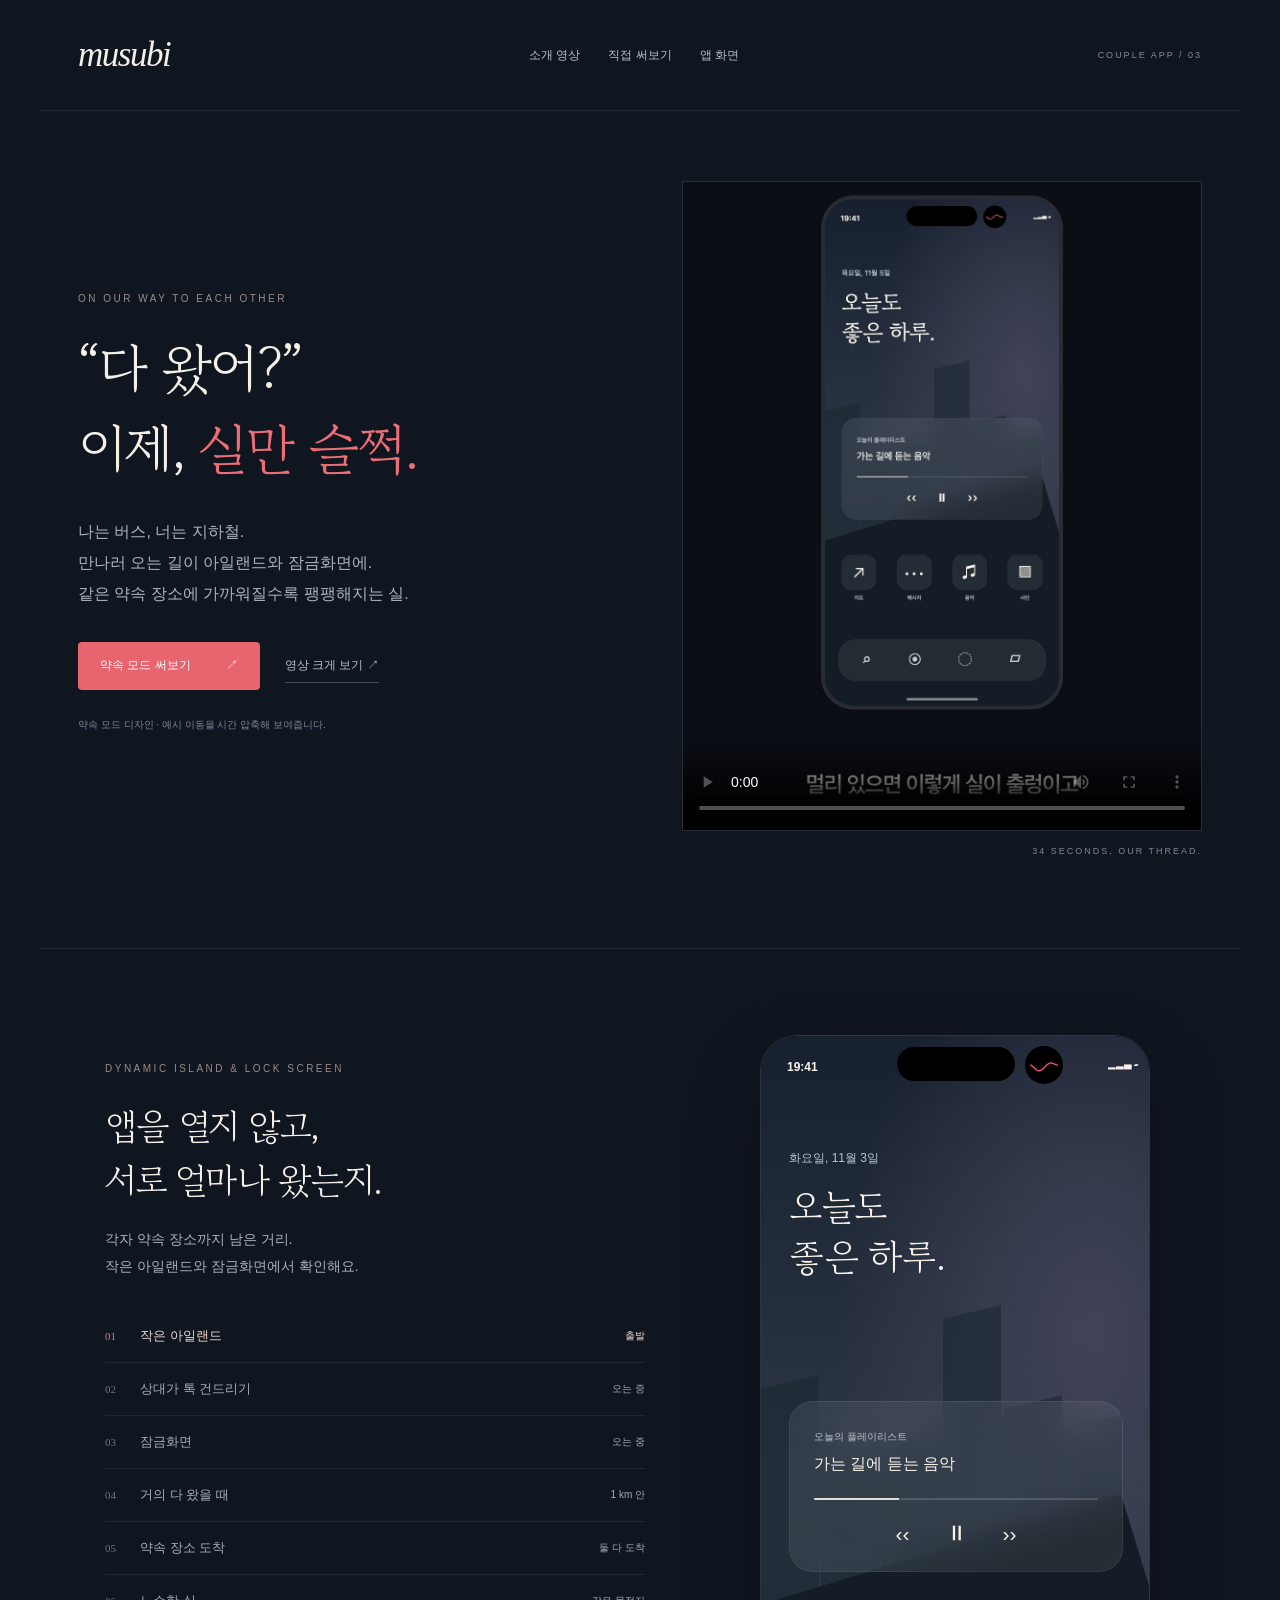
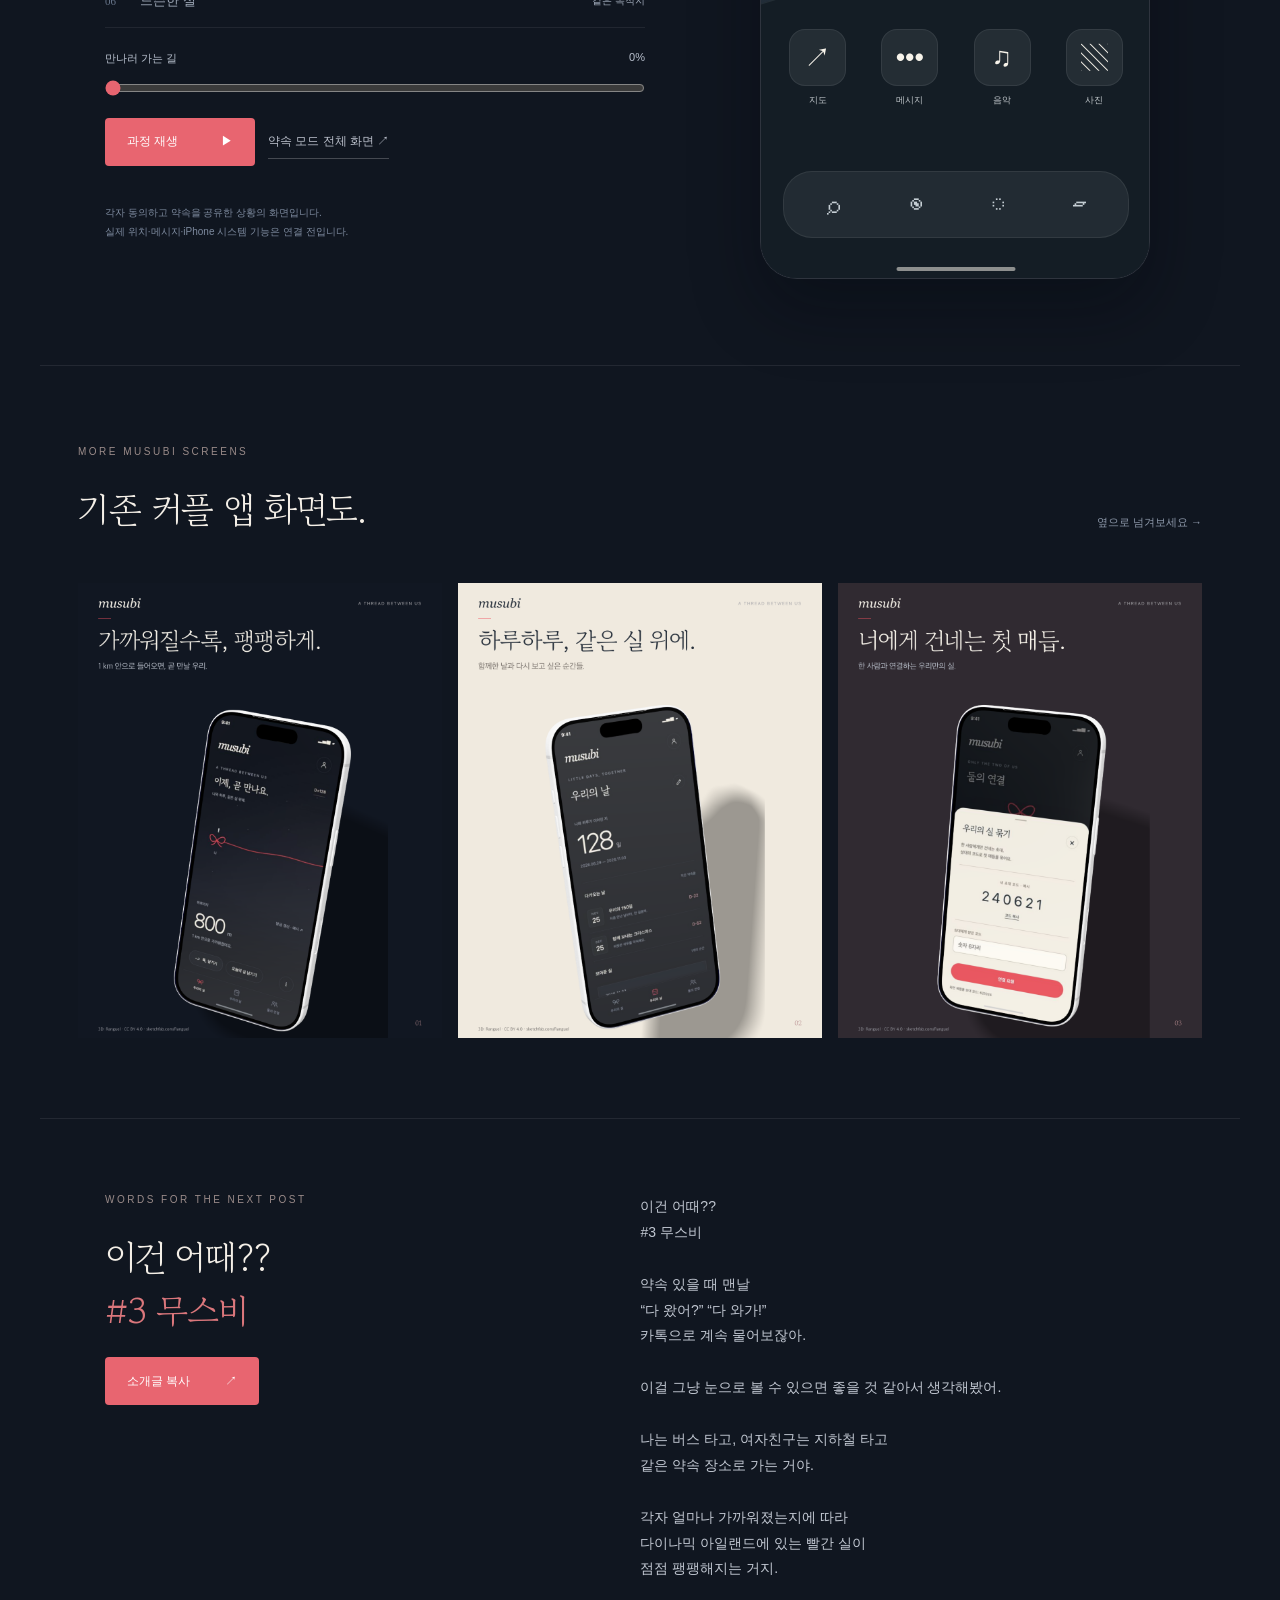
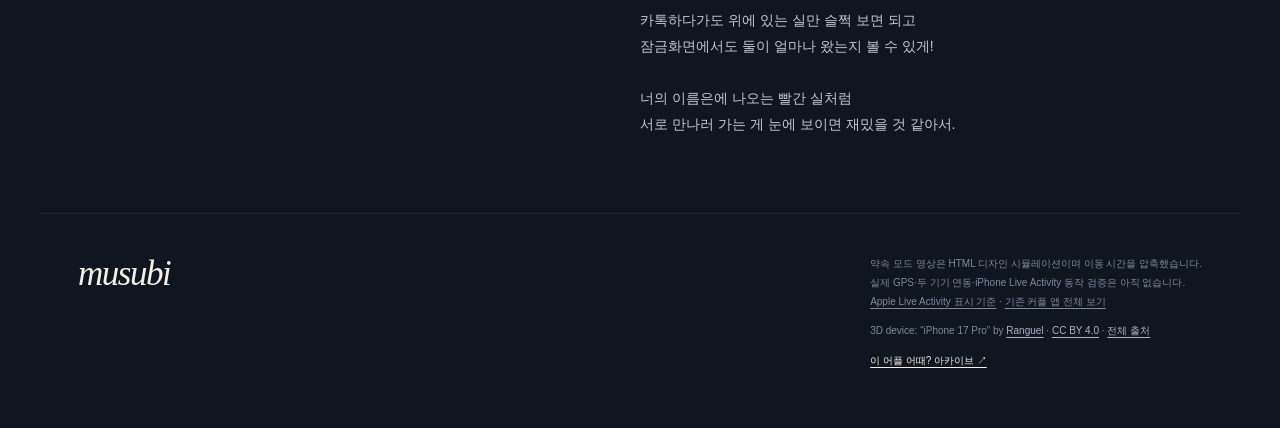
<file: index.html>
<!doctype html><html lang="ko"><head><meta charset="utf-8"><meta name="viewport" content="width=device-width,initial-scale=1"><meta name="theme-color" content="#101620"><title>MUSUBI — 다 왔어? 이제 실만 슬쩍</title><link rel="stylesheet" href="review.css?v=thread-3"></head><body><header class="top"><a class="brand" href="#">musubi</a><nav><a href="#film">소개 영상</a><a href="#try">직접 써보기</a><a href="#screens">앱 화면</a></nav><span class="edition">COUPLE APP / 03</span></header><main><section class="hero" id="film"><div class="hero-copy"><p class="overline">ON OUR WAY TO EACH OTHER</p><h1>“다 왔어?”<br>이제, <em>실만 슬쩍.</em></h1><p class="intro">나는 버스, 너는 지하철.<br>만나러 오는 길이 아일랜드와 잠금화면에.<br>같은 약속 장소에 가까워질수록 팽팽해지는 실.</p><div class="hero-links"><a class="primary-link" href="#try">약속 모드 써보기 <span>↗</span></a><a href="claude-video/intro-natural-32.mp4" class="quiet-link">영상 크게 보기 ↗</a></div><p class="scope">약속 모드 디자인 · 예시 이동을 시간 압축해 보여줍니다.</p></div><div class="video-wrap"><video id="intro-video" controls playsinline preload="metadata" poster="claude-video/poster-natural-32.jpg"><source src="claude-video/intro-natural-32.mp4" type="video/mp4"></video><span class="video-caption">34 SECONDS, OUR THREAD.</span></div></section><section class="try-section" id="try"><div class="try-copy"><p class="overline">DYNAMIC ISLAND &amp; LOCK SCREEN</p><h2>앱을 열지 않고,<br>서로 얼마나 왔는지.</h2><p>각자 약속 장소까지 남은 거리.<br>작은 아일랜드와 잠금화면에서 확인해요.</p><div class="scenarios" aria-label="화면 체험"><button data-scene="compact" class="active"><span>01</span> 작은 아일랜드 <i>출발</i></button><button data-scene="island"><span>02</span> 상대가 톡 건드리기 <i>오는 중</i></button><button data-scene="lock"><span>03</span> 잠금화면 <i>오는 중</i></button><button data-scene="near"><span>04</span> 거의 다 왔을 때 <i>1 km 안</i></button><button data-scene="arrived"><span>05</span> 약속 장소 도착 <i>둘 다 도착</i></button><button data-scene="trip"><span>06</span> 느슨한 실 <i>같은 목적지</i></button></div><label class="travel-progress" for="travel-progress">만나러 가는 길 <span id="travel-percent">0%</span></label><input id="travel-progress" type="range" min="0" max="100" value="0" aria-label="약속 장소까지 이동 진행"><button id="play-arrival" class="primary-link">과정 재생 <span>▶</span></button><a class="quiet-link" href="app/arrival/">약속 모드 전체 화면 ↗</a><p class="scope">각자 동의하고 약속을 공유한 상황의 화면입니다.<br>실제 위치·메시지·iPhone 시스템 기능은 연결 전입니다.</p></div><div class="app-wrap"><iframe id="app-frame" title="무스비 아일랜드와 잠금화면 체험" src="app/arrival/?film=1"></iframe></div></section><section class="screens-section" id="screens"><div class="section-title"><div><p class="overline">MORE MUSUBI SCREENS</p><h2>기존 커플 앱 화면도.</h2></div><span>옆으로 넘겨보세요 →</span></div><div class="screens-grid"><a href="assets/02-thread.png"><img src="assets/02-thread.png" alt="가까워질수록 팽팽해지는 실, 무스비 메인 화면" loading="lazy"></a><a href="assets/03-days.png"><img src="assets/03-days.png" alt="함께한 날짜와 모아둔 실을 보는 우리의 날 화면" loading="lazy"></a><a href="assets/04-invite.png"><img src="assets/04-invite.png" alt="한 사람에게 건네는 초대 코드와 연결 화면" loading="lazy"></a></div></section><section class="copy-section"><div><p class="overline">WORDS FOR THE NEXT POST</p><h2>이건 어때??<br><span>#3 무스비</span></h2><button id="copy-post" class="primary-link">소개글 복사 <span>↗</span></button><small id="copy-status" role="status"></small></div><p id="post-copy">이건 어때??
#3 무스비

약속 있을 때 맨날
“다 왔어?” “다 와가!”
카톡으로 계속 물어보잖아.

이걸 그냥 눈으로 볼 수 있으면 좋을 것 같아서 생각해봤어.

나는 버스 타고, 여자친구는 지하철 타고
같은 약속 장소로 가는 거야.

각자 얼마나 가까워졌는지에 따라
다이나믹 아일랜드에 있는 빨간 실이
점점 팽팽해지는 거지.

카톡하다가도 위에 있는 실만 슬쩍 보면 되고
잠금화면에서도 둘이 얼마나 왔는지 볼 수 있게!

너의 이름은에 나오는 빨간 실처럼
서로 만나러 가는 게 눈에 보이면 재밌을 것 같아서.</p></section></main><footer><a class="brand" href="#">musubi</a><div><p>약속 모드 영상은 HTML 디자인 시뮬레이션이며 이동 시간을 압축했습니다.<br>실제 GPS·두 기기 연동·iPhone Live Activity 동작 검증은 아직 없습니다.<br><a href="https://developer.apple.com/documentation/activitykit/displaying-live-data-with-live-activities">Apple Live Activity 표시 기준</a> · <a href="app/">기존 커플 앱 전체 보기</a></p><p class="credit">3D device: “iPhone 17 Pro” by <a href="https://sketchfab.com/Ranguel">Ranguel</a> · <a href="https://creativecommons.org/licenses/by/4.0/">CC BY 4.0</a> · <a href="assets/CREDITS.txt">전체 출처</a></p><a href="https://seungyeoning.github.io/idea-archive/">이 어플 어때? 아카이브 ↗</a></div></footer><script src="review.js?v=thread-3"></script></body></html>
</file>
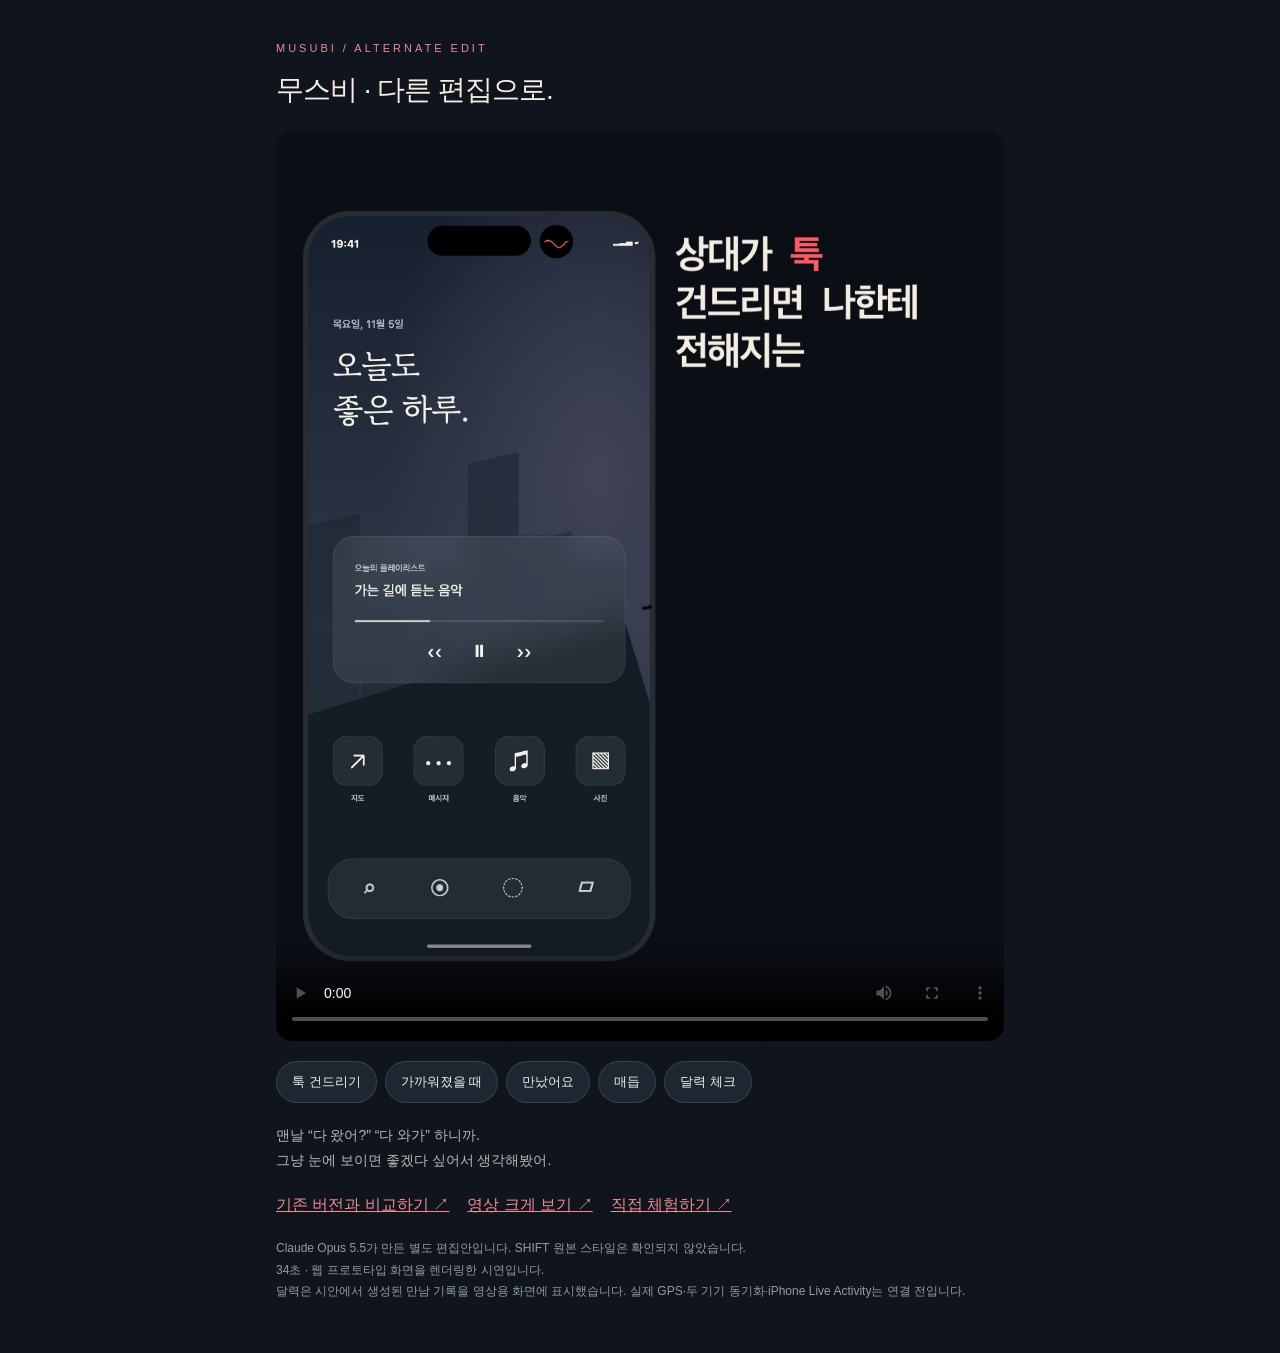
<file: alternate-video/index.html>
<!doctype html><html lang="ko"><meta charset="utf-8"><meta name="viewport" content="width=device-width,initial-scale=1"><meta name="theme-color" content="#10151d"><title>무스비 · 툭, 그리고 만났어요</title><style>*{box-sizing:border-box}body{margin:0;background:#10151d;color:#f4ede3;font-family:-apple-system,BlinkMacSystemFont,"Apple SD Gothic Neo",sans-serif}main{max-width:760px;margin:auto;padding:28px 16px 50px}h1{font-size:28px;font-weight:500;letter-spacing:-1px;margin:12px 0 22px}p{font-size:14px;line-height:1.8;color:#b9b6b2}video{display:block;width:100%;height:auto;aspect-ratio:4/5;background:#10151d;border-radius:16px}a{color:#f08a93}nav{display:flex;gap:18px;flex-wrap:wrap;margin:22px 0}small{display:block;color:#929aa8;font-size:12px;line-height:1.8}.chapters{display:flex;gap:8px;flex-wrap:wrap;margin:20px 0}button{background:#1e2631;color:#eee;border:1px solid #ffffff20;border-radius:22px;padding:11px 15px;font:inherit;font-size:13px;cursor:pointer}.overline{font-size:11px;letter-spacing:3px;color:#ed8994}@media(max-width:480px){main{padding:20px 12px 36px}h1{font-size:25px}video{border-radius:10px}}</style><main><p class="overline">MUSUBI / ALTERNATE EDIT</p><h1>무스비 · 다른 편집으로.</h1><video id="film" controls playsinline preload="metadata" poster="poster.jpg" src="intro.mp4"></video><div class="chapters" aria-label="영상 장면 선택"><button data-time="10">툭 건드리기</button><button data-time="20">가까워졌을 때</button><button data-time="24">만났어요</button><button data-time="27">매듭</button><button data-time="30">달력 체크</button></div><p>맨날 “다 왔어?” “다 와가” 하니까.<br>그냥 눈에 보이면 좋겠다 싶어서 생각해봤어.</p><nav><a href="../claude-video/?v=natural-32">기존 버전과 비교하기 ↗</a><a href="intro.mp4">영상 크게 보기 ↗</a><a href="https://seungyeoning.github.io/musubi-preview/app/arrival/?v=touch-wave-30">직접 체험하기 ↗</a></nav><small>Claude Opus 5.5가 만든 별도 편집안입니다. SHIFT 원본 스타일은 확인되지 않았습니다.<br>34초 · 웹 프로토타입 화면을 렌더링한 시연입니다.<br>달력은 시안에서 생성된 만남 기록을 영상용 화면에 표시했습니다. 실제 GPS·두 기기 동기화·iPhone Live Activity는 연결 전입니다.</small></main><script>const film=document.querySelector('#film');document.querySelectorAll('[data-time]').forEach(b=>b.onclick=()=>{film.currentTime=+b.dataset.time;film.play().catch(()=>{});});</script></html>
</file>
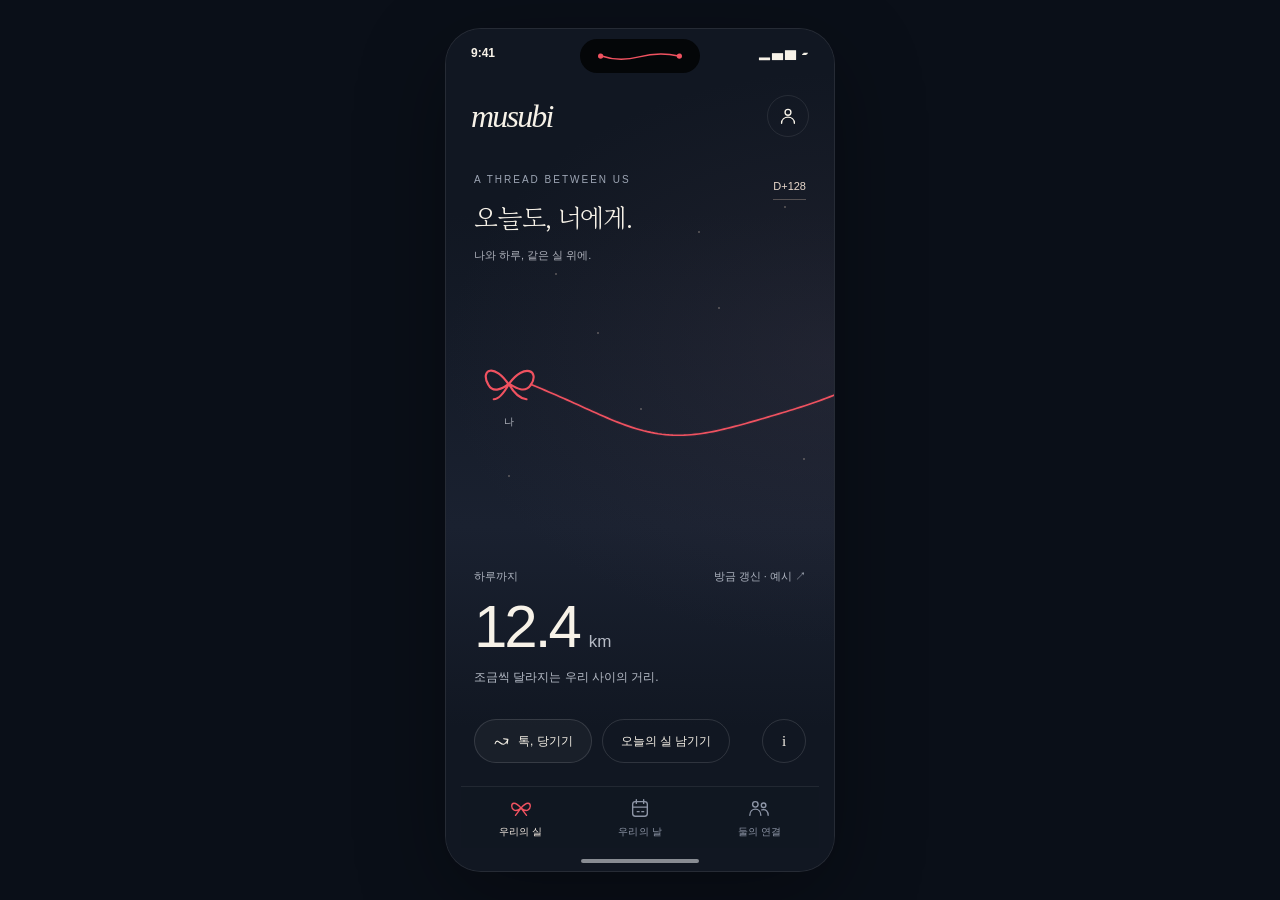
<file: app/index.html>
<!doctype html><html lang="ko"><head><meta charset="utf-8"><meta name="viewport" content="width=device-width,initial-scale=1,viewport-fit=cover"><meta name="theme-color" content="#111722"><title>MUSUBI · 우리의 실</title><link rel="stylesheet" href="app.css"></head><body><main id="app" aria-label="무스비 커플 앱 시안"><div class="statusbar" aria-hidden="true"><span>9:41</span><span class="signal">▂▅▇ ▰</span></div><button class="island" id="island" aria-label="다이나믹 아일랜드 미리보기"><svg viewBox="0 0 116 32"><path d="M14 16 Q30 28 54 17 T102 16"/><circle cx="13" cy="16" r="3"/><circle cx="103" cy="16" r="3"/></svg></button><header class="app-header"><button class="wordmark" data-action="home" aria-label="무스비 처음으로">musubi</button><button class="round-button" data-action="settings" aria-label="둘의 설정"><svg viewBox="0 0 24 24"><circle cx="12" cy="8" r="3.2"/><path d="M5 20c0-9 14-9 14 0"/></svg></button></header><div id="screens"></div><nav class="tabbar" aria-label="앱 화면"><button data-tab="home" aria-current="page"><svg viewBox="0 0 24 24"><path d="M12 12C-2-4-1 23 12 12C26-4 25 23 12 12M12 12l-6 8m6-8 6 8"/></svg><span>우리의 실</span></button><button data-tab="days"><svg viewBox="0 0 24 24"><rect x="4" y="5" width="16" height="16" rx="3"/><path d="M8 3v4m8-4v4M4 11h16m-11 5h2m3 0h2"/></svg><span>우리의 날</span></button><button data-tab="connection"><svg viewBox="0 0 24 24"><circle cx="8" cy="8" r="3"/><circle cx="17" cy="9" r="2.5"/><path d="M2 20c0-9 12-9 12 0m1-6c5-1 7 2 7 6"/></svg><span>둘의 연결</span></button></nav><div class="home-indicator" aria-hidden="true"></div><div id="modal-root"></div><div id="toast" role="status"></div></main><script src="app.js"></script></body></html>
</file>
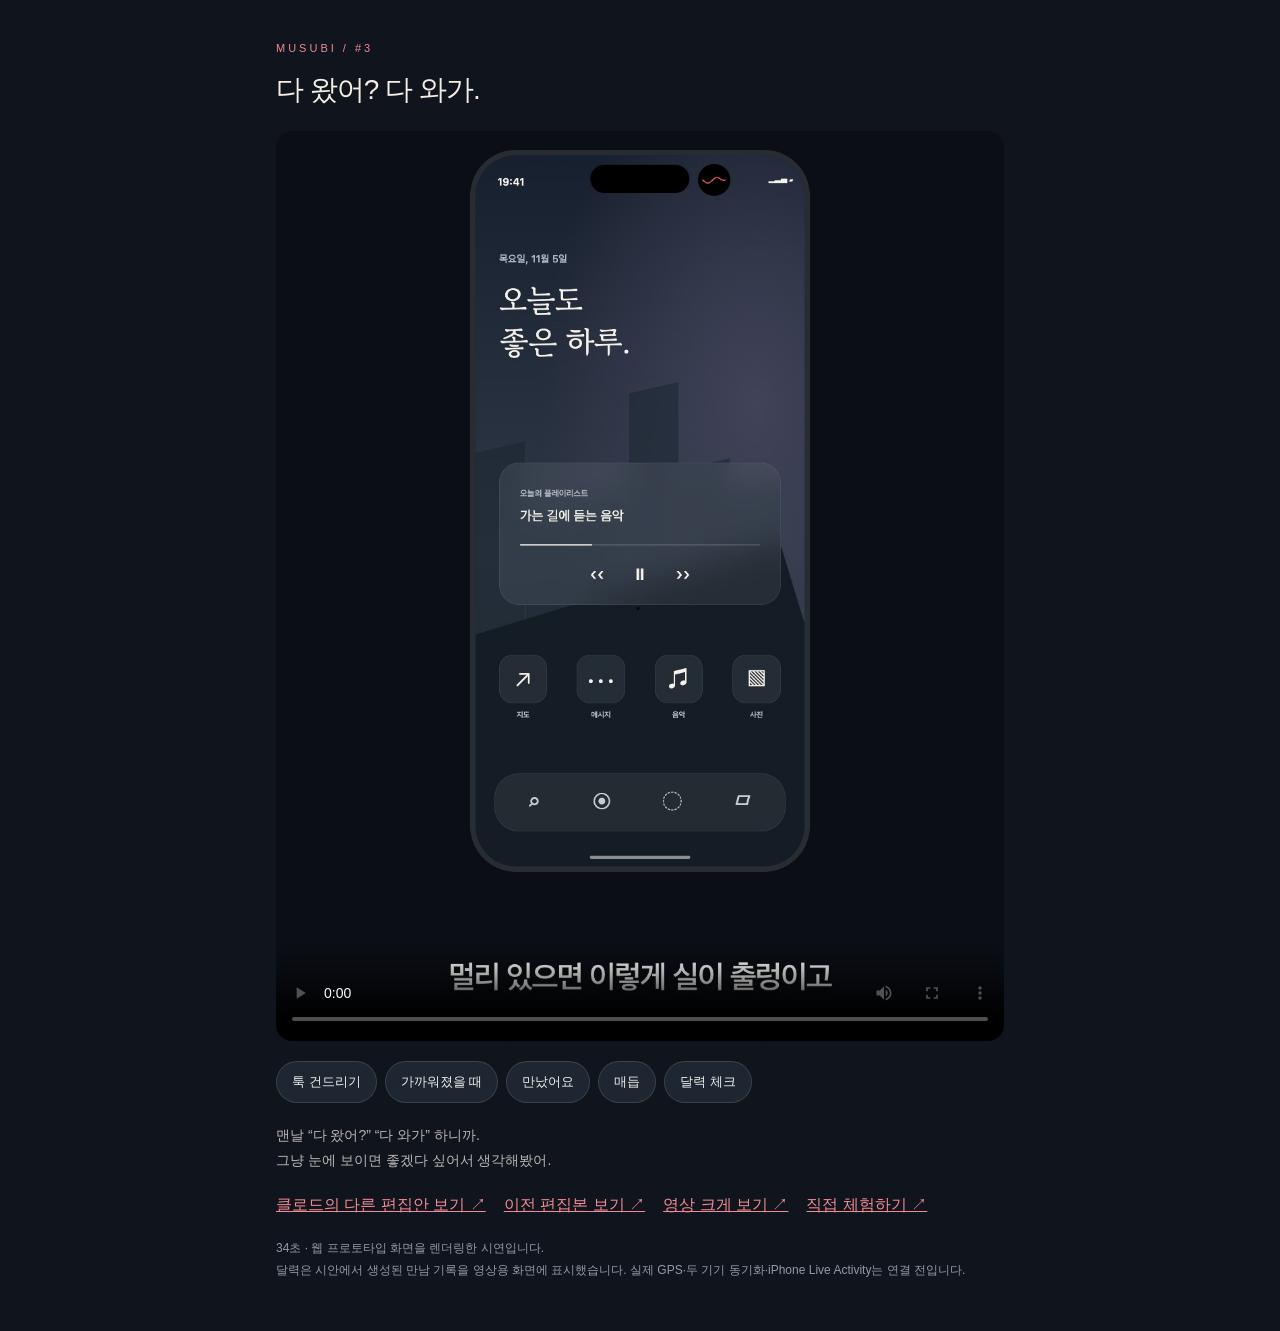
<file: claude-video/index.html>
<!doctype html><html lang="ko"><meta charset="utf-8"><meta name="viewport" content="width=device-width,initial-scale=1"><meta name="theme-color" content="#10151d"><title>무스비 · 툭, 그리고 만났어요</title><style>*{box-sizing:border-box}body{margin:0;background:#10151d;color:#f4ede3;font-family:-apple-system,BlinkMacSystemFont,"Apple SD Gothic Neo",sans-serif}main{max-width:760px;margin:auto;padding:28px 16px 50px}h1{font-size:28px;font-weight:500;letter-spacing:-1px;margin:12px 0 22px}p{font-size:14px;line-height:1.8;color:#b9b6b2}video{display:block;width:100%;height:auto;aspect-ratio:4/5;background:#10151d;border-radius:16px}a{color:#f08a93}nav{display:flex;gap:18px;flex-wrap:wrap;margin:22px 0}small{display:block;color:#929aa8;font-size:12px;line-height:1.8}.chapters{display:flex;gap:8px;flex-wrap:wrap;margin:20px 0}button{background:#1e2631;color:#eee;border:1px solid #ffffff20;border-radius:22px;padding:11px 15px;font:inherit;font-size:13px;cursor:pointer}.overline{font-size:11px;letter-spacing:3px;color:#ed8994}@media(max-width:480px){main{padding:20px 12px 36px}h1{font-size:25px}video{border-radius:10px}}</style><main><p class="overline">MUSUBI / #3</p><h1>다 왔어? 다 와가.</h1><video id="film" controls playsinline preload="metadata" poster="poster-natural-32.jpg" src="intro-natural-32.mp4"></video><div class="chapters" aria-label="영상 장면 선택"><button data-time="10">툭 건드리기</button><button data-time="20">가까워졌을 때</button><button data-time="24">만났어요</button><button data-time="27">매듭</button><button data-time="30">달력 체크</button></div><p>맨날 “다 왔어?” “다 와가” 하니까.<br>그냥 눈에 보이면 좋겠다 싶어서 생각해봤어.</p><nav><a href="https://seungyeoning.github.io/musubi-preview/alternate-video/">클로드의 다른 편집안 보기 ↗</a><a href="../meeting-video/">이전 편집본 보기 ↗</a><a href="intro-natural-32.mp4">영상 크게 보기 ↗</a><a href="https://seungyeoning.github.io/musubi-preview/app/arrival/?v=touch-wave-30">직접 체험하기 ↗</a></nav><small>34초 · 웹 프로토타입 화면을 렌더링한 시연입니다.<br>달력은 시안에서 생성된 만남 기록을 영상용 화면에 표시했습니다. 실제 GPS·두 기기 동기화·iPhone Live Activity는 연결 전입니다.</small></main><script>const film=document.querySelector('#film');document.querySelectorAll('[data-time]').forEach(b=>b.onclick=()=>{film.currentTime=+b.dataset.time;film.play().catch(()=>{});});</script></html>
</file>
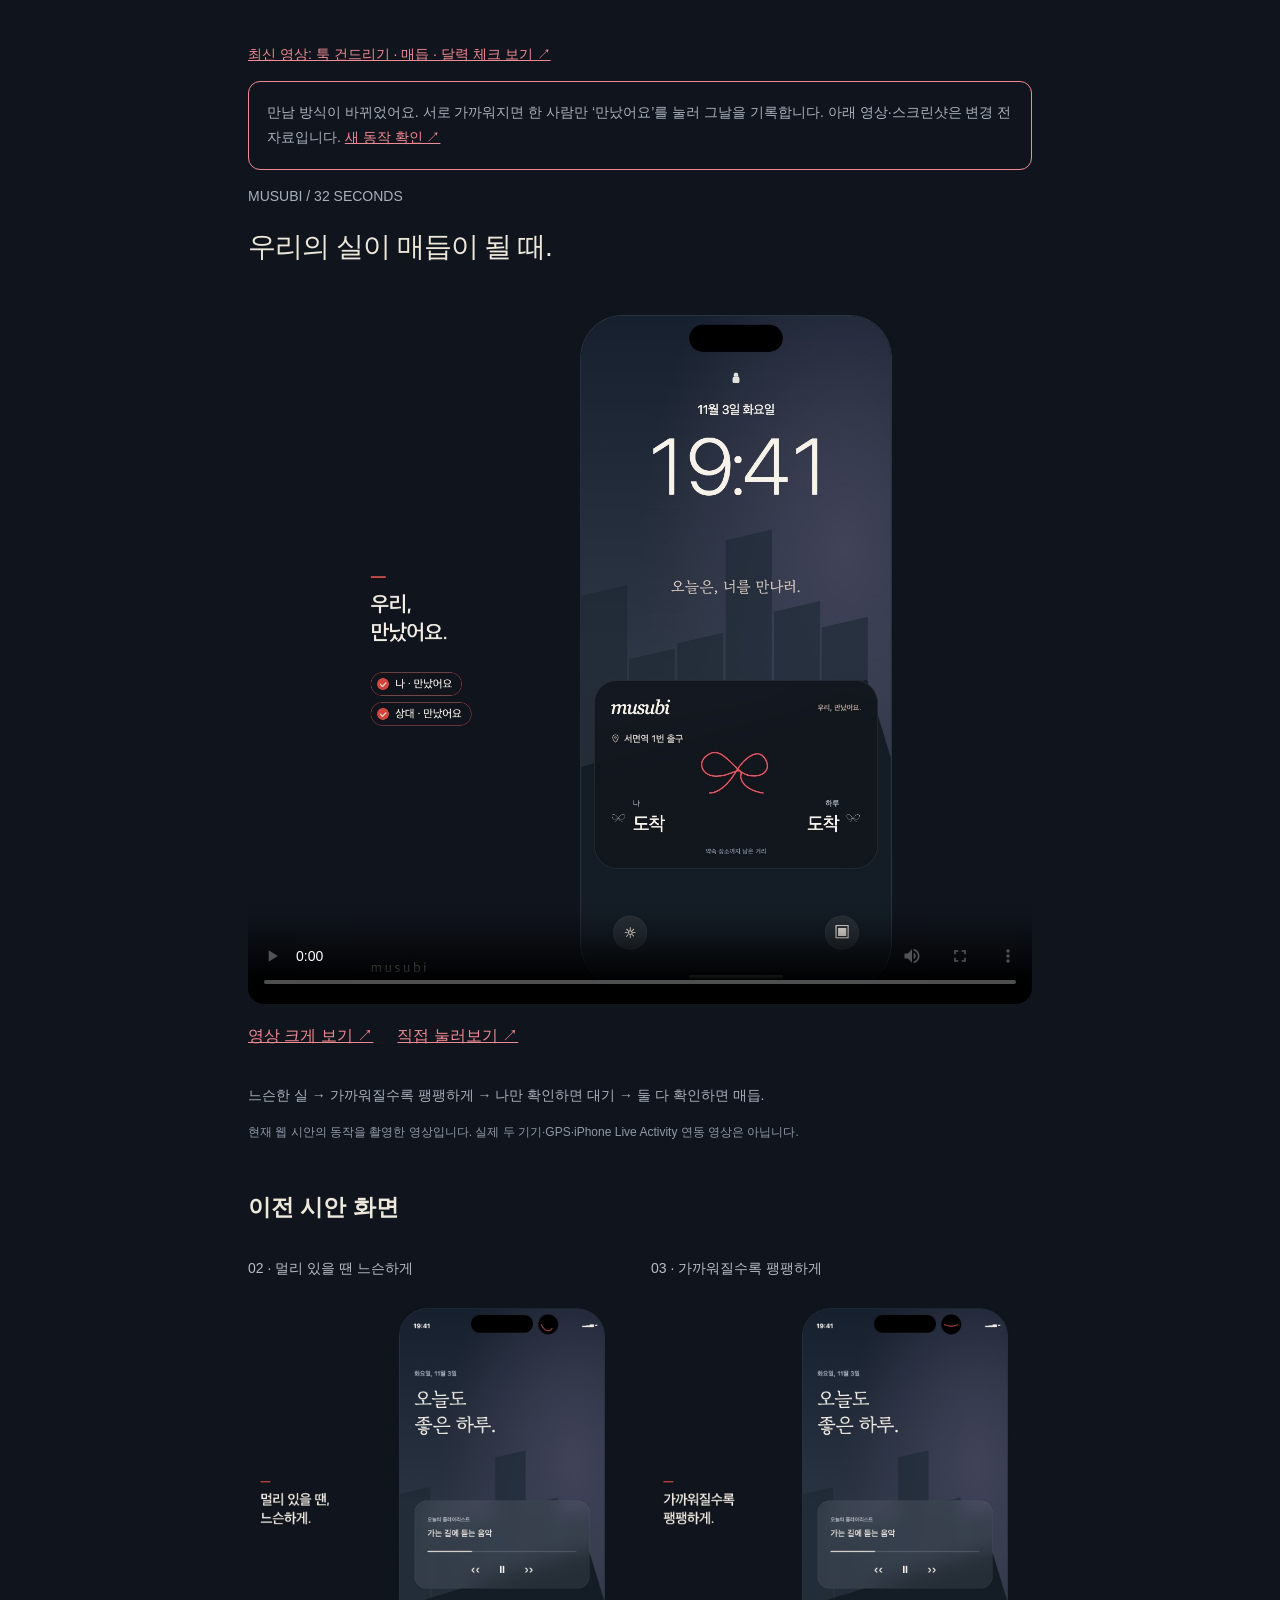
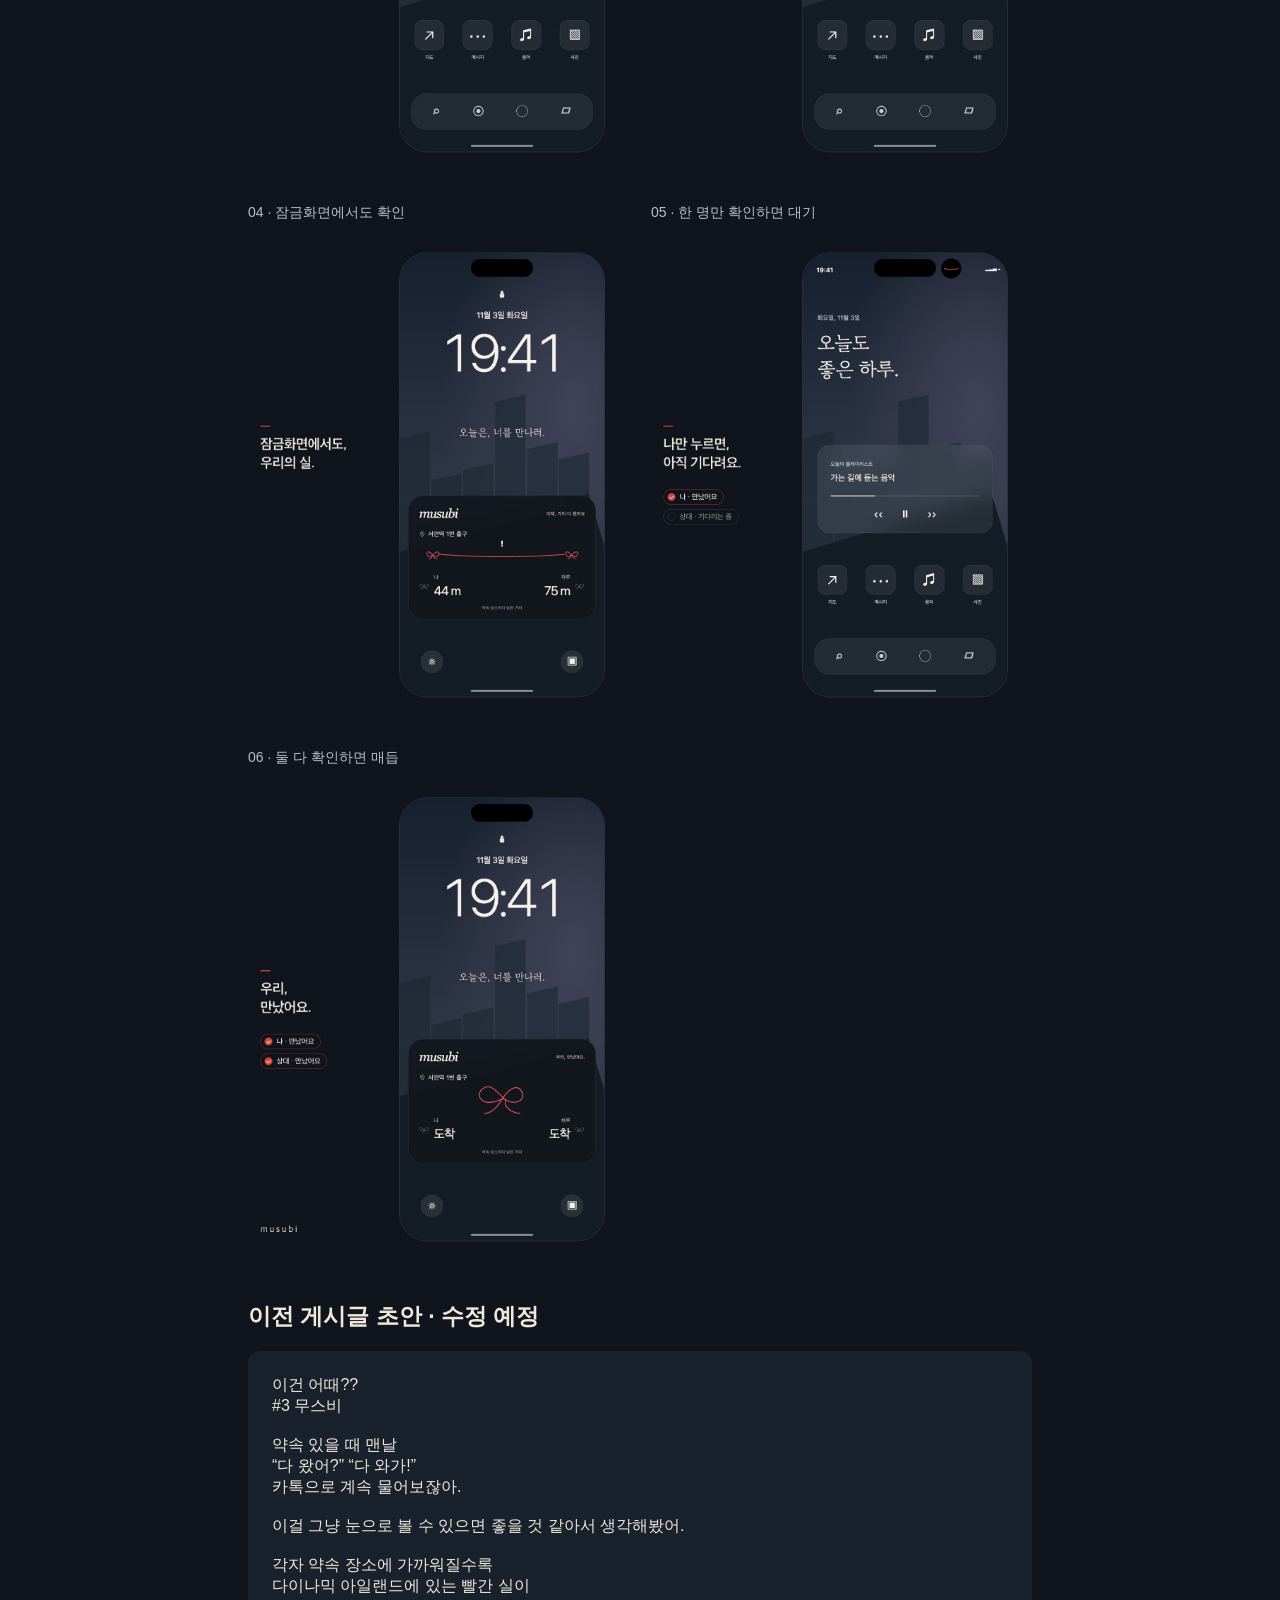
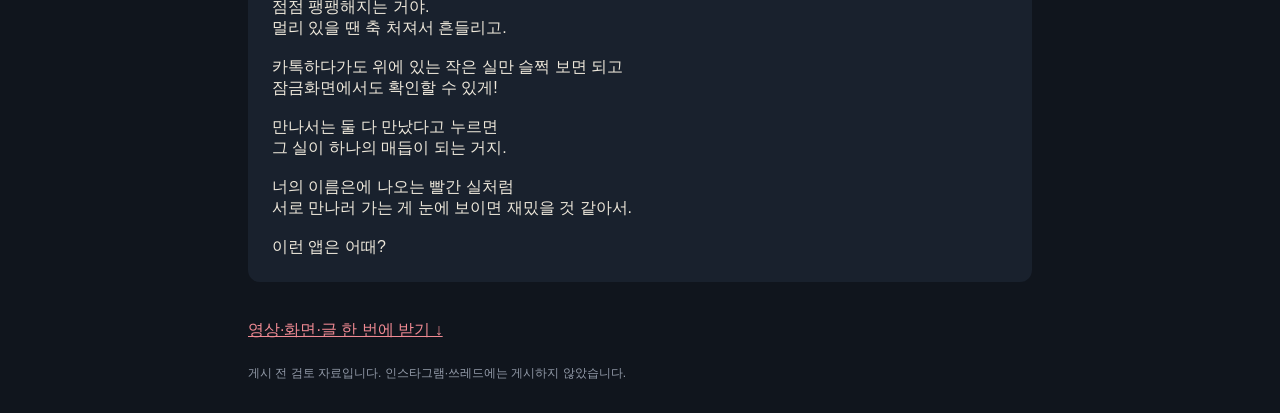
<file: knot-video/index.html>
<!doctype html><html lang="ko"><meta charset="utf-8"><meta name="viewport" content="width=device-width,initial-scale=1"><title>무스비 · 우리의 실이 매듭이 될 때</title><style>*{box-sizing:border-box}body{margin:0;background:#10151d;color:#eee8db;font-family:-apple-system,BlinkMacSystemFont,"Apple SD Gothic Neo",sans-serif}main{max-width:820px;margin:auto;padding:28px 18px}h1{font-size:28px;font-weight:500;letter-spacing:-1px}p{font-size:14px;line-height:1.8;color:#a9afbc}video{display:block;width:100%;max-height:80vh;background:#10151d;border-radius:16px}a{color:#f08a93}nav{display:flex;gap:24px;padding:22px 0}small{color:#929aa8;font-size:12px;line-height:1.8;display:block}figure{margin:0}figcaption{font-size:14px;color:#b9bdc6;padding:18px 0 10px}.screens{display:grid;grid-template-columns:1fr 1fr;gap:22px}img{width:100%;height:auto;display:block;border-radius:12px}pre{white-space:pre-wrap;line-height:1.9;font:inherit;background:#19212d;padding:24px;border-radius:12px}h2{font-size:23px;margin-top:48px}@media(max-width:600px){.screens{grid-template-columns:1fr}main{padding:24px 16px}} </style><main><p><a href="https://seungyeoning.github.io/musubi-preview/meeting-video/">최신 영상: 툭 건드리기 · 매듭 · 달력 체크 보기 ↗</a></p><p style="padding:18px;border:1px solid #f08a93;border-radius:12px">만남 방식이 바뀌었어요. 서로 가까워지면 한 사람만 ‘만났어요’를 눌러 그날을 기록합니다. 아래 영상·스크린샷은 변경 전 자료입니다. <a href="https://seungyeoning.github.io/musubi-preview/app/arrival/?v=near-meet-20">새 동작 확인 ↗</a></p><p>MUSUBI / 32 SECONDS</p><h1>우리의 실이 매듭이 될 때.</h1><video controls playsinline preload="metadata" poster="poster.jpg?v=19" src="intro.mp4?v=19"></video><nav><a href="intro.mp4">영상 크게 보기 ↗</a><a href="https://seungyeoning.github.io/musubi-preview/app/arrival/?v=near-meet-20">직접 눌러보기 ↗</a></nav><p>느슨한 실 → 가까워질수록 팽팽하게 → 나만 확인하면 대기 → 둘 다 확인하면 매듭.</p><small>현재 웹 시안의 동작을 촬영한 영상입니다. 실제 두 기기·GPS·iPhone Live Activity 연동 영상은 아닙니다.</small><h2>이전 시안 화면</h2><div class="screens"><figure><figcaption>02 · 멀리 있을 땐 느슨하게</figcaption><a href="02-screen.jpg"><img src="02-screen.jpg" alt="멀리 있을 땐 느슨하게" width="1080" height="1350" loading="lazy"></a></figure><figure><figcaption>03 · 가까워질수록 팽팽하게</figcaption><a href="03-screen.jpg"><img src="03-screen.jpg" alt="가까워질수록 팽팽하게" width="1080" height="1350" loading="lazy"></a></figure><figure><figcaption>04 · 잠금화면에서도 확인</figcaption><a href="04-screen.jpg"><img src="04-screen.jpg" alt="잠금화면에서도 확인" width="1080" height="1350" loading="lazy"></a></figure><figure><figcaption>05 · 한 명만 확인하면 대기</figcaption><a href="05-screen.jpg"><img src="05-screen.jpg" alt="한 명만 확인하면 대기" width="1080" height="1350" loading="lazy"></a></figure><figure><figcaption>06 · 둘 다 확인하면 매듭</figcaption><a href="06-screen.jpg"><img src="06-screen.jpg" alt="둘 다 확인하면 매듭" width="1080" height="1350" loading="lazy"></a></figure></div><h2>이전 게시글 초안 · 수정 예정</h2><pre>이건 어때??
#3 무스비

약속 있을 때 맨날
“다 왔어?” “다 와가!”
카톡으로 계속 물어보잖아.

이걸 그냥 눈으로 볼 수 있으면 좋을 것 같아서 생각해봤어.

각자 약속 장소에 가까워질수록
다이나믹 아일랜드에 있는 빨간 실이
점점 팽팽해지는 거야.
멀리 있을 땐 축 처져서 흔들리고.

카톡하다가도 위에 있는 작은 실만 슬쩍 보면 되고
잠금화면에서도 확인할 수 있게!

만나서는 둘 다 만났다고 누르면
그 실이 하나의 매듭이 되는 거지.

너의 이름은에 나오는 빨간 실처럼
서로 만나러 가는 게 눈에 보이면 재밌을 것 같아서.

이런 앱은 어때?</pre><nav><a href="package.zip" download>영상·화면·글 한 번에 받기 ↓</a></nav><small>게시 전 검토 자료입니다. 인스타그램·쓰레드에는 게시하지 않았습니다.</small></main></html>
</file>
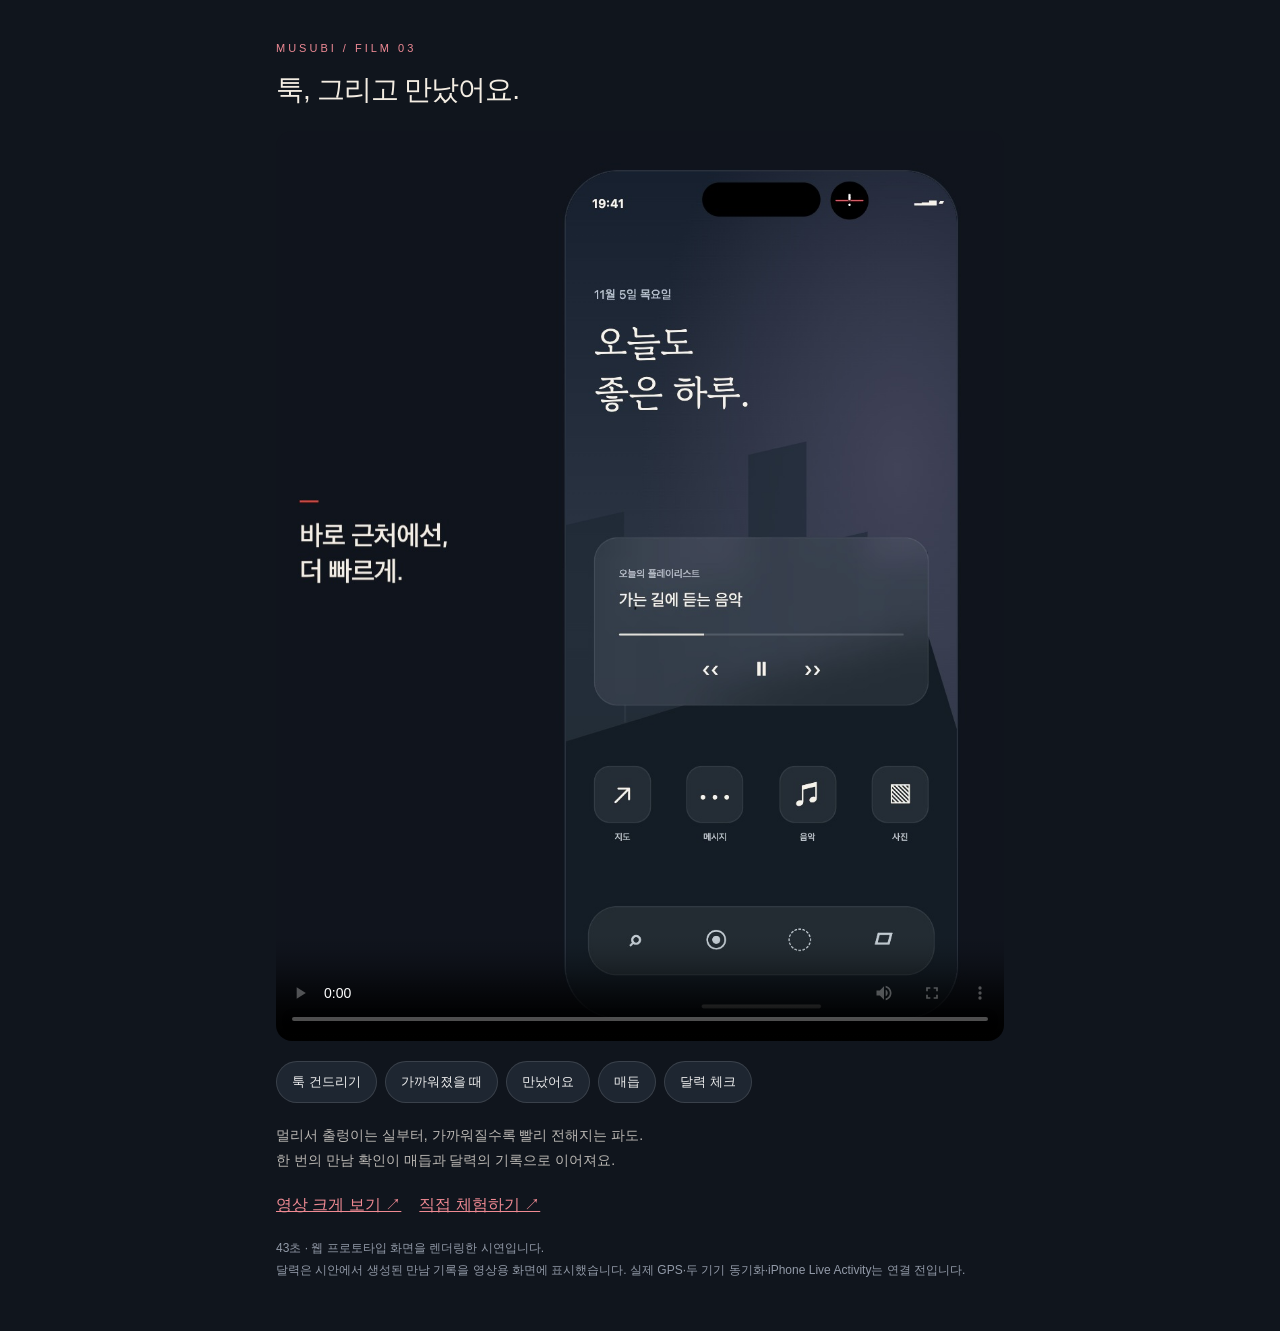
<file: meeting-video/index.html>
<!doctype html><html lang="ko"><meta charset="utf-8"><meta name="viewport" content="width=device-width,initial-scale=1"><meta name="theme-color" content="#10151d"><title>무스비 · 툭, 그리고 만났어요</title><style>*{box-sizing:border-box}body{margin:0;background:#10151d;color:#f4ede3;font-family:-apple-system,BlinkMacSystemFont,"Apple SD Gothic Neo",sans-serif}main{max-width:760px;margin:auto;padding:28px 16px 50px}h1{font-size:28px;font-weight:500;letter-spacing:-1px;margin:12px 0 22px}p{font-size:14px;line-height:1.8;color:#b9b6b2}video{display:block;width:100%;height:auto;aspect-ratio:4/5;background:#10151d;border-radius:16px}a{color:#f08a93}nav{display:flex;gap:18px;flex-wrap:wrap;margin:22px 0}small{display:block;color:#929aa8;font-size:12px;line-height:1.8}.chapters{display:flex;gap:8px;flex-wrap:wrap;margin:20px 0}button{background:#1e2631;color:#eee;border:1px solid #ffffff20;border-radius:22px;padding:11px 15px;font:inherit;font-size:13px;cursor:pointer}.overline{font-size:11px;letter-spacing:3px;color:#ed8994}@media(max-width:480px){main{padding:20px 12px 36px}h1{font-size:25px}video{border-radius:10px}}</style><main><p class="overline">MUSUBI / FILM 03</p><h1>툭, 그리고 만났어요.</h1><video id="film" controls playsinline preload="metadata" poster="poster.jpg" src="intro.mp4"></video><div class="chapters" aria-label="영상 장면 선택"><button data-time="7">툭 건드리기</button><button data-time="20">가까워졌을 때</button><button data-time="26">만났어요</button><button data-time="29">매듭</button><button data-time="33">달력 체크</button></div><p>멀리서 출렁이는 실부터, 가까워질수록 빨리 전해지는 파도.<br>한 번의 만남 확인이 매듭과 달력의 기록으로 이어져요.</p><nav><a href="intro.mp4">영상 크게 보기 ↗</a><a href="https://seungyeoning.github.io/musubi-preview/app/arrival/?v=touch-wave-30">직접 체험하기 ↗</a></nav><small>43초 · 웹 프로토타입 화면을 렌더링한 시연입니다.<br>달력은 시안에서 생성된 만남 기록을 영상용 화면에 표시했습니다. 실제 GPS·두 기기 동기화·iPhone Live Activity는 연결 전입니다.</small></main><script>const film=document.querySelector('#film');document.querySelectorAll('[data-time]').forEach(b=>b.onclick=()=>{film.currentTime=+b.dataset.time;film.play().catch(()=>{});});</script></html>
</file>
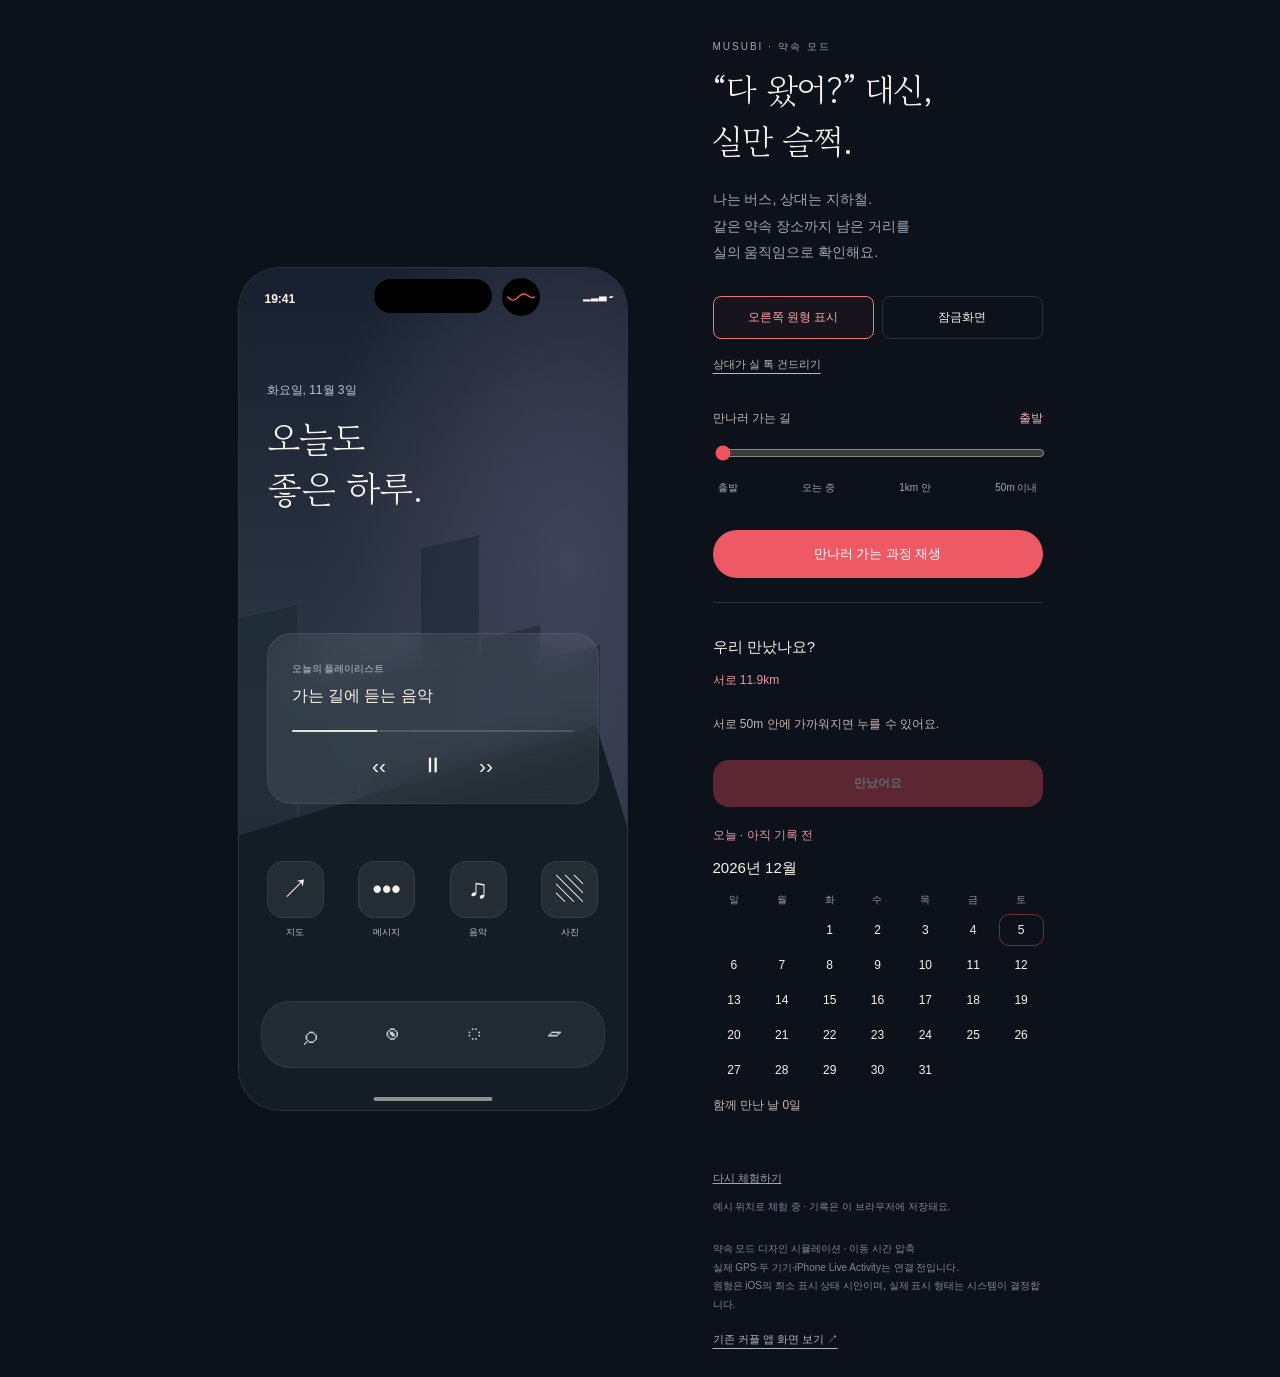
<file: app/arrival/index.html>
<!doctype html><html lang="ko"><head><meta charset="utf-8"><meta name="viewport" content="width=device-width,initial-scale=1"><meta name="theme-color" content="#111722"><title>무스비 · 만나러 가는 길</title><link rel="stylesheet" href="arrival.css?v=touch-wave-30"></head><body><svg class="symbols" xmlns="http://www.w3.org/2000/svg"><defs><symbol id="bus" viewBox="0 0 24 24"><path d="M6 3h12a2 2 0 0 1 2 2v13H4V5a2 2 0 0 1 2-2ZM4 10h16M8 3v7M16 3v7M6 18v3M18 18v3M7 14h1M16 14h1"/></symbol><symbol id="metro" viewBox="0 0 24 24"><path d="M8 3h8a3 3 0 0 1 3 3v11a2 2 0 0 1-2 2H7a2 2 0 0 1-2-2V6a3 3 0 0 1 3-3ZM5 11h14M12 3v8M8 15h1M15 15h1M8 19l-2 3M16 19l2 3"/></symbol><symbol id="pin" viewBox="0 0 24 24"><path d="M19 9c0 6-7 12-7 12S5 15 5 9a7 7 0 1 1 14 0Z"/><circle cx="12" cy="9" r="2"/></symbol><symbol id="knot" viewBox="-8 -9 84 60"><path d="M32 24C11-8-10 2 2 23c7 13 21 6 30-1C54-8 77 4 63 24c-9 13-24 2-31-2C23 38 17 44 10 44M32 23C40 37 48 43 57 44"/></symbol></defs></svg>
<div class="layout"><main id="phone" class="phone" data-surface="home" aria-label="무스비 약속 모드 화면"><div class="wallpaper"><i></i><i></i><i></i><i></i><i></i><i></i></div><div class="status"><span>19:41</span><span class="bars">▂▃▅ ▰</span></div><div class="sensor" aria-hidden="true"></div>
<section class="screen chat-screen"><header><span>‹</span><b>하루</b><span>···</span></header><p class="date">오늘</p><div class="chat-bubble other" data-born="0">다 왔어?</div><div class="chat-bubble mine" data-born="1.0">다 와가!</div><div class="chat-bubble other" data-born="2.3">얼마나 남았어?</div><div class="chat-bottom"><span>+</span><div>메시지</div><span>↑</span></div></section>
<section class="screen trip-screen"><span class="brand">musubi</span><p class="eyebrow">만나러 가는 길</p><h1>같은 곳을 향해.</h1><div class="destination"><svg><use href="#pin"/></svg><div><small>오늘의 약속</small><strong>서면역 1번 출구</strong></div><span>20:00</span></div><div class="trip-people"><div><svg><use href="#knot"/></svg><b>나는 버스</b><span class="bus-distance">6.4 km</span></div><div><svg><use href="#knot"/></svg><b>하루는 지하철</b><span class="metro-distance">8.2 km</span></div></div><div class="trip-route"><svg viewBox="0 0 330 170"><path class="route-dash" d="M38 12C38 92 110 61 165 145M292 12C292 92 230 61 165 145"/><circle class="route-bus" r="6"/><circle class="route-metro" r="6"/><g transform="translate(153 132)"><use href="#pin" width="24" height="24"/></g></svg><span>우리의 약속 장소</span></div><p class="trip-note">각자 남은 거리가,<br>한 가닥의 실이 돼요.</p></section>
<section class="screen home-screen"><div class="home-date"><span>화요일, 11월 3일</span><strong>오늘도<br>좋은 하루.</strong></div><div class="home-tile"><span>오늘의 플레이리스트</span><h2>가는 길에 듣는 음악</h2><div class="music-line"></div><div class="music-controls">‹‹ <b>Ⅱ</b> ››</div></div><div class="app-grid"><div><i>↗</i><span>지도</span></div><div><i>•••</i><span>메시지</span></div><div><i>♫</i><span>음악</span></div><div><i>▧</i><span>사진</span></div></div><div class="dock"><i>⌕</i><i>◉</i><i>◌</i><i>▱</i></div></section>
<section class="screen lock-screen"><div class="lock-top"><svg viewBox="0 0 24 24"><rect x="6" y="10" width="12" height="11" rx="3"/><path d="M8 10V7a4 4 0 0 1 8 0v3"/></svg><p>11월 3일 화요일</p><div class="clock">19:41</div></div><div class="lock-message">오늘은, 너를 만나러.</div><div id="lock-card" class="live-card" aria-label="잠금화면 실시간 현황"><div class="live-title"><span class="brand">musubi</span><span class="arrival-status">만나러 가는 중</span></div><div class="meeting-name"><svg><use href="#pin"/></svg>서면역 1번 출구</div><div class="thread-art"><svg viewBox="0 0 310 80"><path class="left-thread"/><g transform="translate(4 22) scale(.35)"><use href="#knot" width="84" height="60"/></g><g transform="translate(279 22) scale(.35)"><use href="#knot" width="84" height="60"/></g><text class="near-mark" x="155" y="16" text-anchor="middle"></text></svg></div><div class="live-people"><div><svg><use href="#knot"/></svg><span>나 <b class="bus-distance">6.4 km</b></span></div><div><span>하루 <b class="metro-distance">8.2 km</b></span><svg><use href="#knot"/></svg></div></div><p class="live-foot">약속 장소까지 남은 거리</p><button class="lock-meet" data-meet disabled>만났어요</button></div><div class="lock-bottom"><span>☼</span><span>▣</span></div></section>
<button id="island" class="island" aria-label="다이나믹 상대가 실 톡 건드리기" aria-expanded="false"><div class="compact-leading"><svg viewBox="0 0 36 22"><defs><path id="tie-target" d="M7 20 C11 20 15 16 18 11 C21 6 26 2 29 5 C34 11 27 15 21 12 C17 10 12 1 7 4 C1 7 4 14 11 13 C15 13 20 9 20 12 C19 15 22 19 29 20"/></defs><path id="compact-thread"/><g id="compact-near" visibility="hidden" aria-hidden="true"><rect x="16.7" y="3" width="2.6" height="7.5" rx="1.1"/><circle cx="18" cy="16" r="1.4"/></g></svg></div><div class="expanded-content"><div class="island-labels"><span><svg><use href="#knot"/></svg>나</span><span>하루<svg><use href="#knot"/></svg></span></div><div class="meeting-name"><svg><use href="#pin"/></svg>서면역 1번 출구</div><div class="thread-art"><svg viewBox="0 0 310 80"><path class="left-thread"/><g transform="translate(4 22) scale(.35)"><use href="#knot" width="84" height="60"/></g><g transform="translate(279 22) scale(.35)"><use href="#knot" width="84" height="60"/></g><text class="near-mark" x="155" y="16" text-anchor="middle"></text></svg></div><div class="island-distances"><b class="bus-distance">6.4 km</b><span>약속 장소까지</span><b class="metro-distance">8.2 km</b></div></div></button><div class="home-indicator"></div></main>
<aside class="controls"><p class="eyebrow">MUSUBI · 약속 모드</p><h2>“다 왔어?” 대신,<br>실만 슬쩍.</h2><p>나는 버스, 상대는 지하철.<br>같은 약속 장소까지 남은 거리를<br>실의 움직임으로 확인해요.</p><div class="surface-tabs"><button data-surface="home" aria-pressed="true">오른쪽 원형 표시</button><button data-surface="lock" aria-pressed="false">잠금화면</button></div><button id="expand-button" class="expand-control">상대가 실 톡 건드리기</button><label for="progress">만나러 가는 길 <b id="progress-value">출발</b></label><input type="range" id="progress" min="0" max="100" value="0"><div class="progress-presets"><button data-progress="0">출발</button><button data-progress=".72">오는 중</button><button data-progress=".94">1km 안</button><button data-progress=".997">50m 이내</button></div><button id="play-button" class="play">만나러 가는 과정 재생</button><section class="meeting-controls"><h3>우리 만났나요?</h3><p id="meeting-distance"></p><p id="meeting-status" role="status" aria-live="polite"></p><button id="meet-confirm" data-meet disabled>만났어요</button><div class="meeting-diary"><span id="today-meeting"></span><h3 id="meeting-month"></h3><div class="calendar-week" aria-hidden="true"><span>일</span><span>월</span><span>화</span><span>수</span><span>목</span><span>금</span><span>토</span></div><div id="meeting-calendar" class="meeting-calendar" role="group" aria-label="만난 날 달력"></div><p id="meeting-count"></p></div><button id="meeting-reset">다시 체험하기</button><small>예시 위치로 체험 중 · 기록은 이 브라우저에 저장돼요.</small></section><small>약속 모드 디자인 시뮬레이션 · 이동 시간 압축<br>실제 GPS·두 기기·iPhone Live Activity는 연결 전입니다.<br>원형은 iOS의 최소 표시 상태 시안이며, 실제 표시 형태는 시스템이 결정합니다.</small><a href="../">기존 커플 앱 화면 보기 ↗</a></aside></div><script src="arrival.js?v=touch-wave-30"></script></body></html>
</file>
<file: review.css>
@font-face{font-family:Gowun;src:url(app/assets/GowunBatang-Regular.ttf);font-display:swap}*{box-sizing:border-box}html{scroll-behavior:smooth;scroll-padding-top:35px}body{margin:0;background:#101620;color:#f4efe7;font-family:-apple-system,BlinkMacSystemFont,'Apple SD Gothic Neo',sans-serif;-webkit-font-smoothing:antialiased}a{color:inherit;text-decoration:none}button{font:inherit;cursor:pointer}button:focus-visible,a:focus-visible{outline:2px solid #ee6470;outline-offset:5px}.top{max-width:1200px;margin:auto;padding:35px 38px;display:flex;align-items:center;justify-content:space-between;border-bottom:1px solid #ffffff14}.brand{font:italic 35px Georgia,serif;letter-spacing:-1.5px}.top nav{display:flex;gap:28px;font-size:12px;color:#b8bfcc}.edition{font-size:9px;letter-spacing:2px;color:#828d9e}main{max-width:1200px;margin:auto}.hero{display:grid;grid-template-columns:1fr 520px;gap:40px;align-items:center;padding:70px 38px 92px}.overline{font-size:10px;letter-spacing:2.5px;color:#9a8b89;margin:0 0 24px}.hero h1{font:55px/1.45 Gowun,serif;letter-spacing:-2.5px;margin:0 0 28px}.hero h1 em{color:#ec6e76;font-style:normal}.intro{font-size:16px;line-height:1.95;color:#acb4c1}.hero-links{display:flex;align-items:center;gap:25px;margin-top:32px}.primary-link{display:inline-flex;justify-content:space-between;align-items:center;gap:35px;background:#e86570;color:#fff;border:0;padding:15px 22px;border-radius:4px;font-size:12px;min-height:48px}.quiet-link{font-size:12px;color:#babfca;border-bottom:1px solid #ffffff38;padding:8px 0;display:inline-block}.scope{font-size:10px;line-height:1.9;color:#7d8a9e;margin-top:25px}.video-wrap video{width:100%;aspect-ratio:4/5;display:block;background:#18202c;border:1px solid #ffffff10}.video-caption{display:block;font-size:9px;letter-spacing:2px;color:#7b8799;padding-top:15px;text-align:right}.try-section{border-top:1px solid #ffffff14;display:grid;grid-template-columns:1fr 440px;gap:90px;align-items:center;padding:86px 65px}.try-copy h2,.section-title h2,.copy-section h2{font:36px/1.5 Gowun,serif;letter-spacing:-1.5px;margin:0 0 20px}.try-copy>p:not(.overline):not(.scope){font-size:14px;color:#a8b0bf;line-height:1.9}.scenarios{display:flex;flex-direction:column;margin:30px 0 23px}.scenarios button{width:100%;display:flex;text-align:left;align-items:center;border:0;border-bottom:1px solid #ffffff12;color:#a3adbc;background:none;padding:17px 0;font-size:13px}.scenarios span{font:11px Georgia,serif;color:#67758a;width:35px}.scenarios i{margin-left:auto;font-size:10px;font-style:normal}.scenarios button.active{color:#f0d8cf}.scenarios button.active span{color:#ef6e7c}.app-wrap{width:390px;height:844px;border:1px solid #ffffff20;border-radius:37px;overflow:hidden;background:#111722;margin:auto;box-shadow:0 30px 70px #02050c55}.app-wrap iframe{width:390px;height:844px;border:0;display:block}.screens-section{padding:80px 38px;border-top:1px solid #ffffff14}.section-title{display:flex;justify-content:space-between;align-items:end;margin-bottom:28px}.section-title>span{font-size:11px;color:#8d98a9;padding-bottom:25px}.screens-grid{display:grid;grid-template-columns:repeat(3,1fr);gap:16px}.screens-grid img{width:100%;display:block;aspect-ratio:4/5;background:#1d2634}.copy-section{border-top:1px solid #ffffff14;padding:75px 65px;display:grid;grid-template-columns:1fr 1.2fr;gap:90px}.copy-section h2 span{color:#db777c}.copy-section #post-copy{white-space:pre-line;font-size:14px;line-height:1.85;color:#c2c8d2;margin:0}#copy-status{display:block;font-size:11px;color:#f2b3bb;margin-top:10px}footer{border-top:1px solid #ffffff14;max-width:1200px;margin:auto;padding:40px 38px 60px;display:flex;justify-content:space-between;gap:40px}footer p{font-size:10px;line-height:1.9;color:#7c899b;margin:0 0 10px}footer a:not(.brand){font-size:10px;text-decoration:underline;text-underline-offset:3px}.credit a{color:#aab4c4}@media(max-width:900px){.edition{display:none}.hero{grid-template-columns:1fr 1fr;gap:25px;padding:50px 30px}.hero h1{font-size:40px}.hero-links{flex-direction:column;align-items:start;gap:12px}.try-section{grid-template-columns:1fr;gap:35px;padding:60px 30px}.try-copy{text-align:center}.scenarios{display:grid;grid-template-columns:repeat(3,1fr);gap:8px;text-align:left}.scenarios button{padding:14px 5px}.scenarios i{display:none}.copy-section{gap:35px;padding:60px 30px}}@media(max-width:600px){.top{padding:24px}.top .brand{font-size:30px}.top nav{gap:18px;font-size:11px}.hero{display:flex;flex-direction:column;padding:42px 20px 48px;gap:28px;align-items:stretch}.hero-copy{padding:0 7px}.hero h1{font-size:37px;line-height:1.45;margin-bottom:18px}.overline{font-size:9px;margin-bottom:14px}.intro{font-size:13px}.hero-links{flex-direction:row;align-items:center;gap:20px;margin-top:24px}.primary-link{padding:13px 18px;gap:22px}.scope{margin-top:16px;font-size:9px}.video-caption{font-size:8px}.try-section{padding:45px 15px}.try-copy{padding:0 12px}.try-copy h2,.section-title h2,.copy-section h2{font-size:29px}.scenarios{grid-template-columns:repeat(2,1fr);margin:25px 0}.scenarios button{font-size:12px}.app-wrap{width:min(390px,100%);height:auto;aspect-ratio:390/844;border-radius:30px}.app-wrap iframe{width:100%;height:100%;aspect-ratio:390/844}.screens-section{padding:40px 20px}.section-title{display:block}.section-title>span{display:block;padding:0 0 9px}.screens-grid{display:flex;overflow-x:auto;gap:12px;scroll-snap-type:x mandatory;padding-bottom:15px}.screens-grid a{min-width:90%;scroll-snap-align:start}.copy-section{grid-template-columns:1fr;padding:40px 27px}.copy-section #post-copy{font-size:13px}.copy-section .primary-link{margin-top:8px}footer{padding:30px 25px;flex-direction:column;gap:22px}}@media(prefers-reduced-motion:reduce){html{scroll-behavior:auto}}
.travel-progress{display:flex;justify-content:space-between;font-size:11px;color:#b9c1ce;margin:22px 0 14px}#travel-progress{width:100%;accent-color:#e86570;margin:0 0 22px}#play-arrival{margin:0 13px 12px 0;min-width:150px}.app-wrap iframe{background:#111722}
</file>
<file: app/app.css>
@font-face{font-family:Gowun;src:url(assets/GowunBatang-Regular.ttf);font-display:swap}
:root{font-family:-apple-system,BlinkMacSystemFont,'Apple SD Gothic Neo',sans-serif;color:#f7f2e8;background:#0a0f18;font-synthesis:none;--red:#f05260;--muted:#a3a9b7;--paper:#f7f3ea;--line:#ffffff13}*{box-sizing:border-box}body{margin:0}button,input{font:inherit}button{cursor:pointer;color:inherit;background:none;border:0;touch-action:manipulation;-webkit-tap-highlight-color:transparent}button:active{opacity:.7}button:focus-visible,a:focus-visible,input:focus-visible{outline:2px solid #ef6470;outline-offset:4px}button:disabled{opacity:.4;cursor:default}a{color:inherit}button svg{width:22px;height:22px;fill:none;stroke:currentColor;stroke-width:1.5;stroke-linecap:round;stroke-linejoin:round}button:focus:not(:focus-visible){outline:0}#app{width:100%;height:100svh;min-height:600px;max-width:480px;margin:auto;position:relative;overflow:hidden;background:#111722}button.round-button{display:grid;place-items:center;width:42px;height:42px;border:1px solid #ffffff16;border-radius:50%}.statusbar{position:absolute;z-index:20;top:17px;left:25px;right:25px;display:flex;justify-content:space-between;font-size:12px;font-weight:650;pointer-events:none}.signal{font-size:12px;letter-spacing:1px}.island{position:absolute;z-index:21;left:50%;top:10px;transform:translateX(-50%);width:120px;height:34px;border-radius:24px;background:#040608;display:grid;place-items:center}.island svg{width:108px;height:28px;stroke:var(--red);stroke-width:1.7}.island circle{fill:var(--red);stroke:none}.app-header{position:absolute;left:25px;right:25px;top:66px;display:flex;align-items:center;justify-content:space-between;z-index:10}.wordmark{padding:0;min-height:42px;font:32px/1 Georgia,serif;font-style:italic;letter-spacing:-1.8px}.tabbar{position:absolute;z-index:11;bottom:23px;left:15px;right:15px;height:62px;display:flex;align-items:center;justify-content:space-around;border-top:1px solid var(--line);background:#111722ed}.tabbar button{flex:1;height:60px;display:flex;align-items:center;justify-content:center;flex-direction:column;gap:6px;color:#8e96a7;font-size:10px;letter-spacing:.15px}.tabbar button[aria-current=page]{color:#f8eee5}.tabbar button[aria-current=page] svg{stroke:var(--red)}.home-indicator{position:absolute;z-index:50;width:118px;height:4px;background:#c8cbd0;border-radius:4px;bottom:8px;left:50%;transform:translateX(-50%);opacity:.65;pointer-events:none}#screens{position:absolute;inset:0}.home{position:absolute;inset:0;overflow:hidden}.sky{position:absolute;inset:0;pointer-events:none;background:radial-gradient(ellipse 100% 34% at 100% 39%,#423b4a45,transparent),linear-gradient(180deg,#111722 22%,#1a2130 59%,#111722 83%)}.star{position:absolute;width:2px;height:2px;background:#c8b8aa;border-radius:50%;opacity:.4}.home-heading{position:absolute;top:145px;left:28px;z-index:2}.eyebrow{text-transform:uppercase;letter-spacing:2px;color:#9ea6b5;font-size:10px;font-weight:500;margin:0 0 13px}.home-heading h1{font:27px/1.5 Gowun,serif;margin:0;letter-spacing:-1px}.home-heading .sub{font-size:11px;color:#afb2bc;margin:9px 0 0}.day-pill{position:absolute;right:28px;top:151px;border-bottom:1px solid #f2d4bf4a;font-size:11px;padding:0 0 7px;color:#ead9cc;z-index:2}.thread-stage{position:absolute;left:0;right:0;top:27%;height:36%;touch-action:pan-y;overflow:visible}.thread-stage svg{overflow:visible;width:100%;height:100%}.thread-shadow{fill:none;stroke:var(--red);stroke-width:4;opacity:.05}.thread-line{fill:none;stroke:var(--red);stroke-width:1.65;stroke-linecap:round;stroke-linejoin:round}.knot{fill:none;stroke:var(--red);stroke-width:3.1;stroke-linecap:round;stroke-linejoin:round}.knot-label{fill:#b8bbc4;font-size:10px;font-family:inherit;letter-spacing:1px}.near-mark{fill:#fff;font-family:system-ui;font-weight:800;font-size:15px}.touch-glow{fill:none;stroke:var(--red);stroke-width:1;opacity:0}.distance-block{position:absolute;left:28px;right:28px;bottom:183px}.distance-label{display:flex;justify-content:space-between;align-items:center;color:#aeb4c0;font-size:11px}.distance-label button{color:#aeb4c0;font-size:11px;min-height:32px;padding:0}.distance-value{display:flex;align-items:baseline;gap:10px;margin:3px 0 8px;font-size:60px;line-height:1.08;font-weight:260;letter-spacing:-3px;font-variant-numeric:tabular-nums}.distance-value em{font-size:17px;font-style:normal;color:#b6bbc5;font-weight:400;letter-spacing:0}.distance-note{font-size:12px;color:#b7bdc8;margin:0;line-height:1.6;min-height:20px}.home-actions{position:absolute;bottom:108px;left:28px;right:28px;display:flex;align-items:center;gap:10px}.soft-button{border:1px solid #ffffff20;border-radius:28px;padding:12px 18px;min-height:44px;font-size:12px;display:flex;justify-content:center;align-items:center;gap:8px}.soft-button svg{width:17px;height:17px}.home-actions .soft-button:first-child{background:#ffffff09}.icon-button{width:44px;height:44px;display:grid;place-items:center;border-radius:50%;border:1px solid #ffffff20;font:15px Georgia,serif}.home-actions .icon-button{margin-left:auto}.page{position:absolute;inset:126px 0 87px;padding:12px 27px 35px;overflow:auto;scrollbar-width:none}.page h1{font:30px/1.4 Gowun,serif;letter-spacing:-1px;margin:5px 0 26px}.page-title{display:flex;align-items:center;justify-content:space-between}.page-title .round-button{width:37px;height:37px}.count-panel{padding:22px 0 30px;border-bottom:1px solid var(--line)}.count-panel .caption{font-size:11px;color:#a6adba;margin:0 0 10px}.count-panel .number{font-size:72px;letter-spacing:-4px;font-weight:240;line-height:1.1}.count-panel .number span{font-size:16px;letter-spacing:0;margin-left:10px;font-weight:400;color:#c1bac1}.date-foot{font-size:11px;color:#989fae;margin-top:13px}.section-line{display:flex;align-items:center;justify-content:space-between;margin:28px 0 16px}.section-line h2{font-size:13px;margin:0;font-weight:500}.section-line span{font-size:10px;color:#8b95a6}.milestone{display:flex;align-items:center;gap:17px;padding:15px 0;border-bottom:1px solid var(--line)}.calendar-tile{flex-shrink:0;width:46px;height:50px;background:#ede6df0b;border:1px solid #ffffff10;border-radius:7px;display:flex;flex-direction:column;align-items:center;justify-content:center;gap:3px}.calendar-tile small{font-size:8px;letter-spacing:1px;color:#a4adbe}.calendar-tile b{font-size:19px;font-weight:450}.milestone strong{font-size:13px;font-weight:450;display:block}.milestone p{font-size:10px;color:#969eae;margin:7px 0 0}.milestone .day-count{font-size:12px;color:#ecaaa8;margin-left:auto}.saved-card{position:relative;margin-top:14px;padding:21px 20px;border:1px solid #c7a98b23;border-radius:3px;background:#1c2330;min-height:160px;width:100%;text-align:left;overflow:hidden}.saved-card .mini-thread{height:45px;width:100%;margin:12px 0;color:var(--red)}.saved-card p{font-size:10px;letter-spacing:1px;color:#b3b8c2;margin:0}.saved-card strong{font:21px Gowun,serif}.saved-card .card-distance{position:absolute;right:19px;bottom:23px;font-size:13px;color:#a7afbf}.empty-state{font-size:13px;color:#aab2bf;line-height:1.9;padding:28px 0}.pair{display:flex;align-items:center;gap:15px;padding:8px 0 26px}.avatar{width:52px;height:52px;display:grid;place-items:center;border:1px solid #d3b9a241;border-radius:50%;font:23px Gowun,serif;background:#d7c1ad0c;color:#f5e4d4}.avatar.peer{background:#d75d7412;border-color:#e88c9d40;color:#efbac2}.pair .pair-line{flex:1;height:1px;background:#e7586666;position:relative}.pair .pair-line:after{content:'∞';position:absolute;left:50%;top:-11px;background:#111722;padding:0 10px;color:var(--red);font-size:20px}.pair-person{text-align:center}.pair-person span{display:block;margin-top:10px;font-size:11px}.settings-group{margin:12px 0 26px}.setting-row{display:flex;align-items:center;justify-content:space-between;gap:20px;padding:18px 0;border-bottom:1px solid var(--line);font-size:13px;width:100%;text-align:left}.setting-row small{display:block;font-size:10px;line-height:1.6;color:#8f9aae;margin-top:6px}.setting-row .muted{font-size:11px;color:#9ba6b7}.switch{width:45px;height:27px;border-radius:16px;background:#ffffff23;flex-shrink:0;position:relative}.switch:after{content:'';position:absolute;left:4px;top:4px;width:19px;height:19px;border-radius:50%;background:#f4efe7;transition:transform .18s}.switch[aria-checked=true]{background:#d64a58}.switch[aria-checked=true]:after{transform:translateX(18px)}.status-dot{display:inline-flex;align-items:center;gap:6px;font-size:10px;color:#c4bcb4}.status-dot:before{content:'';width:5px;height:5px;border-radius:50%;background:#a5bda9}.section-small{font-size:10px;letter-spacing:1.7px;color:#949faf;margin:24px 0 4px}.text-button{min-height:44px;padding:10px 0;font-size:12px;color:#c5b4b1;text-decoration:underline;text-underline-offset:5px}.primary{width:100%;border-radius:30px;background:#ed5864;color:#fff;min-height:50px;font-size:13px;font-weight:500;margin-top:20px}.secondary{width:100%;border-radius:30px;border:1px solid #26313c25;color:#31404e;min-height:46px;font-size:12px;margin-top:10px}.dark-secondary{color:#cbd0d8;border-color:#ffffff25}.fine-print{font-size:10px;line-height:1.8;color:#9ca5b3;margin:16px 0 0}.sheet-backdrop{position:absolute;inset:0;z-index:40;background:#02050d80;display:flex;align-items:end}.sheet{position:relative;width:100%;max-height:88%;background:var(--paper);color:#24313c;border-radius:27px 27px 0 0;padding:26px 27px 38px;overflow-y:auto;overscroll-behavior:contain;box-shadow:0 -20px 50px #00000012;animation:sheet-enter .26s cubic-bezier(.2,.7,.2,1)}.sheet:before{content:'';display:block;width:33px;height:3px;border-radius:3px;background:#c4beb4;margin:-14px auto 24px}.sheet-top{display:flex;justify-content:space-between;align-items:center;margin-bottom:20px;gap:12px}.sheet-top h2{font:25px/1.4 Gowun,serif;letter-spacing:-1px;margin:0}.close{width:34px;height:34px;border:1px solid #20293320;border-radius:50%;font-size:22px;flex-shrink:0}.sheet .eyebrow{color:#8d7772}.sheet p{font-size:12px;line-height:1.8;color:#77716e;word-break:keep-all}.sheet .fine-print{font-size:10px}.sheet label{font-size:11px;color:#807871;display:block;margin:20px 0 9px}.sheet input:not([type=range]){width:100%;height:48px;border-radius:9px;border:1px solid #c9c2b8;background:#fffcf6;padding:10px 14px;color:#24313c}.sheet input[type=range]{width:100%;accent-color:#e8505e}.preset-row{display:flex;gap:7px;margin-top:13px}.preset-row button{flex:1;border:1px solid #cec4b9;border-radius:20px;font-size:10px;min-height:35px;padding:6px 3px}.preset-row button.active{background:#283746;color:#fff;border-color:#283746}.quality-row{display:flex;gap:8px;flex-wrap:wrap}.quality-row button{font-size:10px;border-bottom:1px solid #c7b9ac;padding:8px 3px}.sheet .setting-row{border-color:#d8d0c7}.sheet .setting-row small{color:#847b73}.sheet .switch{background:#cbc5bf}.sheet .switch[aria-checked=true]{background:#db5261}.info-entry{display:flex;gap:20px;padding:15px 0;border-bottom:1px solid #d6cbbf;font-size:12px}.info-entry small{color:#8b8078;margin-left:auto}.error{color:#af3541!important;font-size:11px!important}.code{border-top:1px solid #d6cbbf;border-bottom:1px solid #d6cbbf;padding:22px 0 18px;margin:24px 0;text-align:center}.code small{font-size:10px;color:#8b8078;letter-spacing:1px}.code strong{display:block;font-size:39px;letter-spacing:9px;font-weight:350;margin:15px 0 6px}.code button{font-size:11px;text-decoration:underline;text-underline-offset:4px;min-height:34px}.invite-knot{width:92px;height:66px;margin:12px auto 24px;display:block;fill:none;stroke:#de4c5d;stroke-width:3;stroke-linecap:round;stroke-linejoin:round}.sheet .pair .pair-line:after{background:var(--paper)}.sheet .avatar{color:#3d4b58;border-color:#d6c9b9;background:#fffaf0}.sheet .avatar.peer{color:#b15061;border-color:#e0bcc0;background:#fae4e7}.choice{display:flex;gap:8px}.choice button{flex:1}.skin-grid{display:grid;grid-template-columns:repeat(3,1fr);gap:9px;margin-top:22px}.skin{background:#111722;color:#f7eee8;border:2px solid transparent;min-height:112px;border-radius:12px;padding:12px 8px;display:flex;flex-direction:column;align-items:center;justify-content:center;gap:12px;font-size:11px}.skin[aria-pressed=true]{border-color:#e95a69}.skin svg{width:65px;height:36px;stroke-width:2}.skin small{font-size:9px;color:#b3a6b2}.island-preview{background:#030508;border-radius:28px;color:#f7eee6;padding:24px 20px;margin:22px 0}.island-preview .pair-label{display:flex;justify-content:space-between;font-size:10px;color:#aaa3ac}.island-preview svg{width:100%;height:70px;fill:none;stroke:var(--red);stroke-width:1.5}.island-preview .preview-distance{text-align:center;font-size:25px;font-weight:300}.share-preview{background:#111722;color:#f7eee7;aspect-ratio:4/5;padding:23px;position:relative;border-radius:3px;margin:18px 0}.share-preview .wordmark{font-size:25px}.share-preview h3{font:25px/1.6 Gowun,serif;margin:35px 0 20px}.share-preview svg{width:100%;height:65px;fill:none;stroke:var(--red);stroke-width:2}.share-preview .share-bottom{position:absolute;bottom:25px;left:23px;right:23px;display:flex;justify-content:space-between;font-size:11px;color:#b2bbc9}.share-preview strong{font-size:29px;font-weight:300;display:block;margin:12px 0}.share-preview p{color:#bcc2cc;font-size:10px}.danger{color:#a54753}.loading-line{height:1px;width:120px;background:#d4c1b7;margin:25px auto;position:relative;overflow:hidden}.loading-line:after{content:'';position:absolute;width:30px;height:100%;background:#df5663;animation:wait 2s infinite ease-in-out}.waiting{text-align:center;padding:10px 0}.waiting h3{font:23px/1.65 Gowun,serif}.waiting .fine-print{font-size:10px}#toast{position:absolute;z-index:70;left:25px;right:25px;bottom:100px;background:#eee8df;color:#26303c;border-radius:14px;padding:14px 18px;font-size:12px;line-height:1.6;opacity:0;pointer-events:none;transform:translateY(7px);transition:opacity .2s,transform .2s}#toast.show{opacity:1;transform:none}.screen-notice{border:1px solid #d5c2b333;padding:13px 15px;font-size:11px;line-height:1.8;color:#b2b8c5;border-radius:9px;margin-top:24px}@keyframes sheet-enter{from{transform:translateY(40px);opacity:.3}to{transform:none;opacity:1}}@keyframes wait{from{left:-30px}to{left:120px}}@media(min-width:600px){body{min-height:100vh;display:grid;place-items:center;padding:25px}#app{height:min(844px,95vh);min-height:640px;max-width:390px;border:1px solid #ffffff16;border-radius:36px;box-shadow:0 25px 90px #0005}}@media(max-height:720px){.home-heading{top:125px}.home-heading h1{font-size:24px}.day-pill{top:132px}.distance-block{bottom:174px}.distance-value{font-size:49px}.thread-stage{top:27%;height:30%}.app-header{top:59px}}@media(prefers-reduced-motion:reduce){*,*:before,*:after{animation:none!important;transition:none!important;scroll-behavior:auto!important}}

@media(max-width:360px){.home-actions{left:20px;right:20px;gap:6px}.home-actions .soft-button{padding:10px 11px;font-size:11px;gap:5px;white-space:nowrap}.home-actions .icon-button{width:36px;flex-shrink:0}.home-heading{left:24px}.day-pill{right:24px}.home-heading h1{font-size:23px}}

.share-preview .mini-thread{color:var(--red)}
</file>
<file: app/arrival/arrival.css>
@font-face{font-family:Gowun;src:url(../assets/GowunBatang-Regular.ttf);font-display:swap}:root{color-scheme:dark;--red:#f05260;--cream:#f7f3ea;font-family:-apple-system,BlinkMacSystemFont,'Apple SD Gothic Neo',sans-serif;color:var(--cream);background:#0c111a}*{box-sizing:border-box}body{margin:0}button,input{font:inherit}button{cursor:pointer;touch-action:manipulation;color:inherit}button:focus-visible,a:focus-visible,input:focus-visible{outline:2px solid var(--red);outline-offset:5px}svg{fill:none;stroke:currentColor;stroke-width:1.5;stroke-linecap:round;stroke-linejoin:round}.symbols{position:absolute;width:0;height:0;overflow:hidden}.layout{display:flex;align-items:center;justify-content:center;gap:85px;min-height:100vh;padding:30px}.phone{width:390px;height:844px;flex-shrink:0;position:relative;overflow:hidden;border-radius:42px;border:1px solid #ffffff20;background:#111722;isolation:isolate}.wallpaper{position:absolute;inset:0;background:radial-gradient(ellipse at 85% 35%,#414359 0,transparent 55%),linear-gradient(180deg,#17202e 0%,#2f3846 55%,#222e35 100%);overflow:hidden}.wallpaper:after{content:'';position:absolute;inset:62% -20% -40%;background:#141d25;transform:rotate(-17deg);border-top:1px solid #67737833}.wallpaper i{position:absolute;bottom:27%;width:58px;height:270px;background:#1b2732;transform:skewY(-13deg);opacity:.6;left:0}.wallpaper i:nth-child(2){left:60px;height:190px}.wallpaper i:nth-child(3){left:121px;height:210px}.wallpaper i:nth-child(4){left:182px;height:340px}.wallpaper i:nth-child(5){left:243px;height:250px}.wallpaper i:nth-child(6){left:303px;height:230px}.status{position:absolute;z-index:25;top:24px;left:26px;right:26px;display:flex;justify-content:space-between;font-size:12px;font-weight:650;transition:opacity .2s}.bars{font-size:11px;letter-spacing:1px}.sensor{position:absolute;z-index:35;top:11px;left:50%;transform:translateX(-50%);width:118px;height:34px;background:#000;border-radius:24px;pointer-events:none}.screen{display:none;position:absolute;inset:0}.phone[data-surface=chat] .chat-screen,.phone[data-surface=trip] .trip-screen,.phone[data-surface=home] .home-screen,.phone[data-surface=lock] .lock-screen{display:block}.home-indicator{position:absolute;bottom:9px;left:50%;transform:translateX(-50%);width:119px;height:4px;border-radius:4px;background:#f7f3ea88;z-index:40}.brand{font:italic 30px Georgia,serif;letter-spacing:-1px}.eyebrow{font-size:10px;letter-spacing:2px;color:#a9a5ad}.chat-screen{background:#ece9e3;color:#2a343e;padding:72px 25px 30px}.phone[data-surface=chat] .status{color:#1a2630}.chat-screen header{display:flex;justify-content:space-between;align-items:center;font-size:24px}.chat-screen header b{font-size:17px;font-weight:600}.chat-screen .date{font-size:10px;color:#aaa29a;text-align:center;margin:37px 0}.chat-bubble{width:fit-content;max-width:82%;padding:17px 20px;font-size:18px;margin:25px 0;border-radius:21px;background:#fff;box-shadow:0 1px 1px #17212c08;transition:opacity .2s,transform .3s}.chat-bubble.mine{margin-left:auto;background:#293a46;color:#fff;border-bottom-right-radius:4px}.chat-bubble.other{border-bottom-left-radius:4px}.chat-bubble.hidden{opacity:0;transform:translateY(10px)}.chat-bottom{position:absolute;bottom:40px;left:24px;right:24px;display:flex;align-items:center;gap:14px;color:#aca6a0;font-size:23px}.chat-bottom div{flex:1;background:#ffffffaa;border-radius:23px;font-size:13px;padding:14px 20px}.trip-screen{background:#111722;padding:87px 28px 0}.trip-screen>.eyebrow{margin:48px 0 15px}.trip-screen h1{font:31px Gowun,serif;letter-spacing:-1px;margin:0 0 27px}.destination{display:flex;align-items:center;gap:12px;padding:21px 0;border-block:1px solid #ffffff15}.destination>svg{width:21px;height:25px;color:#e38d92}.destination small{font-size:10px;display:block;color:#909cab;margin-bottom:6px}.destination strong{font-size:15px;font-weight:500}.destination>span{margin-left:auto;color:#b9c2ce;font-size:12px}.trip-people{display:flex;justify-content:space-between;margin-top:39px}.trip-people>div{display:flex;align-items:center;flex-direction:column;gap:12px;width:135px}.trip-people svg{width:29px;height:29px;color:#e6c2b9;stroke-width:1.3}.trip-people b{font-size:12px;font-weight:400}.trip-people span{font-size:26px;font-weight:280;letter-spacing:-.8px}.trip-route{position:relative;text-align:center}.trip-route>svg{width:100%;height:174px;color:#e1c8bc}.route-dash{stroke:#485160;stroke-width:1;stroke-dasharray:3 5}.route-bus{fill:var(--red);stroke:#111722;stroke-width:3}.route-metro{fill:#d6ad91;stroke:#111722;stroke-width:3}.trip-route>span{font-size:10px;color:#9fa9b8}.trip-note{font:18px/1.7 Gowun,serif;text-align:center;color:#cec2b8;margin-top:25px}.home-date{position:absolute;left:28px;top:112px}.home-date>span{font-size:12px;color:#b9c3d0}.home-date strong{display:block;font:37px/1.35 Gowun,serif;margin-top:15px;letter-spacing:-1.3px}.home-tile{position:absolute;left:28px;right:28px;top:365px;padding:24px;border-radius:24px;background:#d7e1e816;border:1px solid #ffffff12;backdrop-filter:blur(18px)}.home-tile>span{font-size:10px;color:#bec3cc}.home-tile h2{font-size:16px;font-weight:450;margin:10px 0 23px}.music-line{height:2px;background:linear-gradient(90deg,#e4dfd4 30%,#c4c8cd35 30%);border-radius:3px}.music-controls{display:flex;justify-content:center;gap:37px;align-items:center;font-size:21px;margin-top:21px}.music-controls b{font-size:19px}.app-grid{position:absolute;top:593px;left:28px;right:28px;display:flex;justify-content:space-between;text-align:center}.app-grid i{display:grid;place-items:center;width:57px;height:57px;border-radius:16px;background:#d9dfe315;border:1px solid #ffffff12;font-size:27px;font-style:normal;font-weight:250}.app-grid span{display:block;font-size:9px;margin-top:8px;color:#c1c7cb}.dock{position:absolute;left:22px;right:22px;bottom:42px;display:flex;justify-content:space-around;padding:17px 8px;border-radius:29px;background:#d9dfe313;border:1px solid #ffffff12}.dock i{font-size:26px;font-style:normal;color:#c5ced4}.island{position:absolute;z-index:30;top:10px;left:50%;transform:translateX(-50%);width:244px;height:37px;overflow:hidden;border:0;background:#000;border-radius:28px;text-align:initial;padding:0;transition:width .4s cubic-bezier(.2,.8,.2,1),height .4s cubic-bezier(.2,.8,.2,1),border-radius .4s}.compact-leading{position:absolute;left:12px;top:9px;width:32px;height:21px;color:var(--red)}.compact-leading svg{width:100%;height:100%;stroke-width:3}.compact-trailing{position:absolute;right:10px;top:8px;width:42px;text-align:center;font-size:11px;line-height:12px;color:#f6b0b3}.compact-trailing small{display:block;font-size:7px;line-height:9px;color:#c78d90}.expanded-content{display:none;position:absolute;left:18px;right:18px;top:55px}.island.expanded{width:calc(100% - 28px);height:220px;border-radius:36px}.island.expanded .expanded-content{display:block}.island.expanded .compact-leading,.island.expanded .compact-trailing{display:none}.phone.has-expanded .status{opacity:0}.phone.has-expanded .home-date{opacity:.25}.island-labels{display:flex;justify-content:space-between;font-size:10px;color:#b7bcc7}.island-labels>span{display:flex;align-items:center;gap:6px}.island-labels svg{width:17px;height:17px}.meeting-name{display:flex;justify-content:center;align-items:center;gap:5px;font-size:11px;color:#cec6bf;margin-top:13px;white-space:nowrap}.meeting-name svg{width:12px;height:14px}.thread-art{color:var(--red)}.thread-art>svg{width:100%;height:70px;display:block;stroke-width:1.5;overflow:visible}.thread-art circle{fill:#d1c9c1;stroke:none}.thread-art text{fill:#fff;stroke:none;font:700 16px system-ui}.thread-art use{stroke-width:4}.island-distances{display:flex;align-items:baseline;justify-content:space-between;margin-top:-6px}.island-distances b{font-size:19px;letter-spacing:-.7px;font-weight:400}.island-distances>span{font-size:8px;color:#81858d;letter-spacing:.3px}.phone:not([data-surface=home]) .island{display:none}.phone[data-surface=lock] .status{display:none}.lock-top{position:absolute;top:67px;left:0;right:0;text-align:center}.lock-top>svg{width:18px;height:22px;fill:#e1e4df;stroke:#11172244;stroke-width:1}.lock-top p{font-size:16px;margin:17px 0 4px;letter-spacing:-.4px}.clock{font-size:100px;font-weight:250;line-height:1.08;letter-spacing:-5px;font-variant-numeric:tabular-nums}.lock-message{position:absolute;top:327px;left:0;right:0;text-align:center;font:19px Gowun,serif;letter-spacing:.1px;color:#d1c5bc}.live-card{position:absolute;left:16px;right:16px;bottom:147px;padding:20px 20px 16px;background:#11151cdd;border:1px solid #ffffff15;border-radius:29px;backdrop-filter:blur(25px)}.live-title{display:flex;align-items:center;justify-content:space-between}.live-title .brand{font-size:24px}.arrival-status{font-size:9px;color:#c5b0a8}.live-card .meeting-name{justify-content:start;margin-top:18px;font-size:12px}.live-card .thread-art>svg{height:77px}.live-people{display:flex;justify-content:space-between;align-items:center;margin-top:-10px}.live-people>div{display:flex;align-items:center;gap:8px}.live-people svg{width:20px;height:23px;color:#bdc5d0}.live-people span{font-size:10px;color:#a7afba}.live-people b{display:block;font-size:24px;font-weight:350;letter-spacing:-.7px;color:var(--cream);margin-top:5px}.live-people>div:last-child{text-align:right}.live-foot{font-size:8px;color:#7f8a99;margin:14px 0 0;text-align:center}.lock-bottom{position:absolute;bottom:45px;left:40px;right:40px;display:flex;justify-content:space-between}.lock-bottom span{width:43px;height:43px;border-radius:50%;display:grid;place-items:center;background:#ffffff16;border:1px solid #ffffff09;font-size:23px}.controls{width:330px}.controls h2{font:34px/1.5 Gowun,serif;letter-spacing:-1px;margin:0 0 20px}.controls>p:not(.eyebrow){font-size:14px;line-height:1.9;color:#9fa9b9}.surface-tabs{display:flex;margin-top:30px;gap:8px}.surface-tabs button{border:1px solid #ffffff20;border-radius:8px;background:none;padding:12px 13px;font-size:12px;flex:1}.surface-tabs button[aria-pressed=true]{border-color:#ed757c;color:#ffa4a8;background:#f052600c}.expand-control{border:0;background:none;text-decoration:underline;text-underline-offset:5px;color:#c2b8b4;font-size:11px;padding:18px 0}.controls label{display:flex;justify-content:space-between;font-size:12px;margin-top:20px;color:#c2b8b4}.controls label b{font-weight:400;color:#edb1b5}.controls input{width:100%;accent-color:var(--red);margin-top:18px}.progress-presets{display:flex;gap:15px;justify-content:space-between;margin:8px 0 27px}.progress-presets button{padding:8px 5px;color:#9ba8b9;border:0;background:none;font-size:10px}.play{width:100%;padding:15px 20px;font-size:13px;background:#ed5965;color:white;border:0;border-radius:26px}.controls small{display:block;font-size:10px;line-height:1.85;color:#7f8a9b;margin-top:24px}.controls a{display:block;margin-top:18px;color:#acb4c0;font-size:11px;text-underline-offset:5px}.film .layout{display:block;padding:0;min-height:0}.film .controls{display:none}.film .phone{width:100%;height:100svh;border:0;border-radius:0}.film .island{transition:none}.film *:focus-visible{outline:none}@media(max-width:800px){.layout{flex-direction:column;gap:35px;padding:0 0 40px}.phone{width:100%;max-width:390px;height:844px;border:0;border-radius:0}.controls{width:min(330px,calc(100% - 44px))}}@media(max-width:360px){.phone{height:780px}.clock{font-size:88px}.home-tile{top:326px}.app-grid{top:546px}.live-card{padding:18px 16px 15px}.live-people b{font-size:21px}}@media(prefers-reduced-motion:reduce){*{transition:none!important;animation:none!important}}

.compact-leading svg{stroke-width:1.7}.compact-leading circle{fill:var(--red);stroke:none}
@media(max-height:780px){.film .home-tile{top:315px}.film .app-grid{top:530px}.film .home-date{top:100px}.film .home-date strong{font-size:32px}.film .lock-top{top:57px}.film .clock{font-size:88px}.film .lock-message{top:275px}.film .live-card{bottom:123px}.film .lock-bottom{bottom:37px}}
.phone.has-expanded .home-date{opacity:0}
@media(max-height:660px){.film .home-date{top:86px}.film .home-date strong{font-size:28px}.film .home-tile{top:270px;padding:20px}.film .app-grid{display:none}.film .dock{bottom:35px}.film .lock-top{top:46px}.film .lock-top p{font-size:13px;margin-top:11px}.film .clock{font-size:70px}.film .lock-message{display:none}.film .live-card{bottom:108px}.film .live-title .brand{font-size:21px}.film .arrival-status{font-size:8px}.film .live-people b{font-size:20px}.film .lock-bottom{bottom:34px}}

/* Compact presentation contains only the thread; reserve the sensor area. */
.island{width:206px}.compact-leading{left:9px;width:34px}.compact-trailing{display:none}

/* Minimal Live Activity reference: a single detached trailing circle. */
.phone[data-surface=home] .island{left:calc(50% + 69px);top:10px;transform:none;width:38px;height:38px;border-radius:50%;transition:none}
.phone[data-surface=home] .compact-leading{left:4px;top:9px;width:30px;height:22px}
.phone[data-surface=home] .status .bars{font-size:8px;letter-spacing:0}
.phone[data-surface=home] .status{right:13px}

.phone[data-surface=home] .compact-leading{top:8px;height:22px}.compact-leading svg{overflow:visible}

/* Keep the attachment stationary; only the string path moves. */
.phone[data-surface=home] .compact-leading{top:13px}.compact-leading svg{transform:none!important}

/* ECG baseline stays at the circle center; origin never moves. */
.phone[data-surface=home] .compact-leading{top:8px}

.meeting-controls{margin-top:24px;border-top:1px solid #ffffff22;padding-top:20px}.meeting-controls h3{font-size:15px;font-weight:500}.meeting-controls p{font-size:12px;min-height:32px;color:#c7b7b3}.meeting-controls>div{display:flex;gap:8px}.meeting-controls button{padding:12px 10px;border:1px solid #ffffff30;border-radius:12px;background:transparent;font-size:12px}.meeting-controls button:disabled{background:#f0526020;border-color:#f05260;color:#ffabb2;cursor:default}.meeting-controls #meeting-reset{border:0;text-decoration:underline;color:#9da7b4;font-size:11px;padding-left:0}.meeting-controls small{margin:0!important}

/* Let the two endpoint marks give way to one shared knot. */
.is-tying .thread-art g{opacity:0;transition:opacity 1s}.is-tying .thread-art .left-thread{stroke-width:1.8;stroke-linecap:round;stroke-linejoin:round}

.meeting-controls #meet-confirm{width:100%;padding:15px;border-radius:16px;background:var(--red);color:#fff;border:0;font-weight:600}.meeting-controls button:disabled,.lock-meet:disabled{opacity:.35;cursor:default}.meeting-controls .meeting-diary{display:block;padding:18px 0}.meeting-controls .meeting-calendar,.calendar-week{display:grid;grid-template-columns:repeat(7,1fr);gap:5px;text-align:center}.meeting-calendar span{min-height:30px;display:grid;place-items:center;font-size:12px;border-radius:9px}.calendar-week{font-size:10px;color:#8f99a6;margin-bottom:8px}.meeting-calendar .met-day{background:#f052602b;color:#ff8d98}.meeting-calendar .today{outline:1px solid #f0526070}#today-meeting,#meeting-distance{font-size:12px;color:#e997a0}#meeting-count{font-size:12px}.lock-meet{background:#f05260;border:0;border-radius:20px;padding:8px 16px;color:white;display:block;margin:8px auto 0;font-size:12px}

#compact-near{fill:#fff;stroke:#000;stroke-width:1.8px;paint-order:stroke fill;stroke-linejoin:round;font-family:-apple-system,BlinkMacSystemFont,sans-serif;font-size:18px;font-weight:800}

#compact-near rect,#compact-near circle{fill:#fff;stroke:#000;stroke-width:1.5px;paint-order:stroke fill}
</file>
